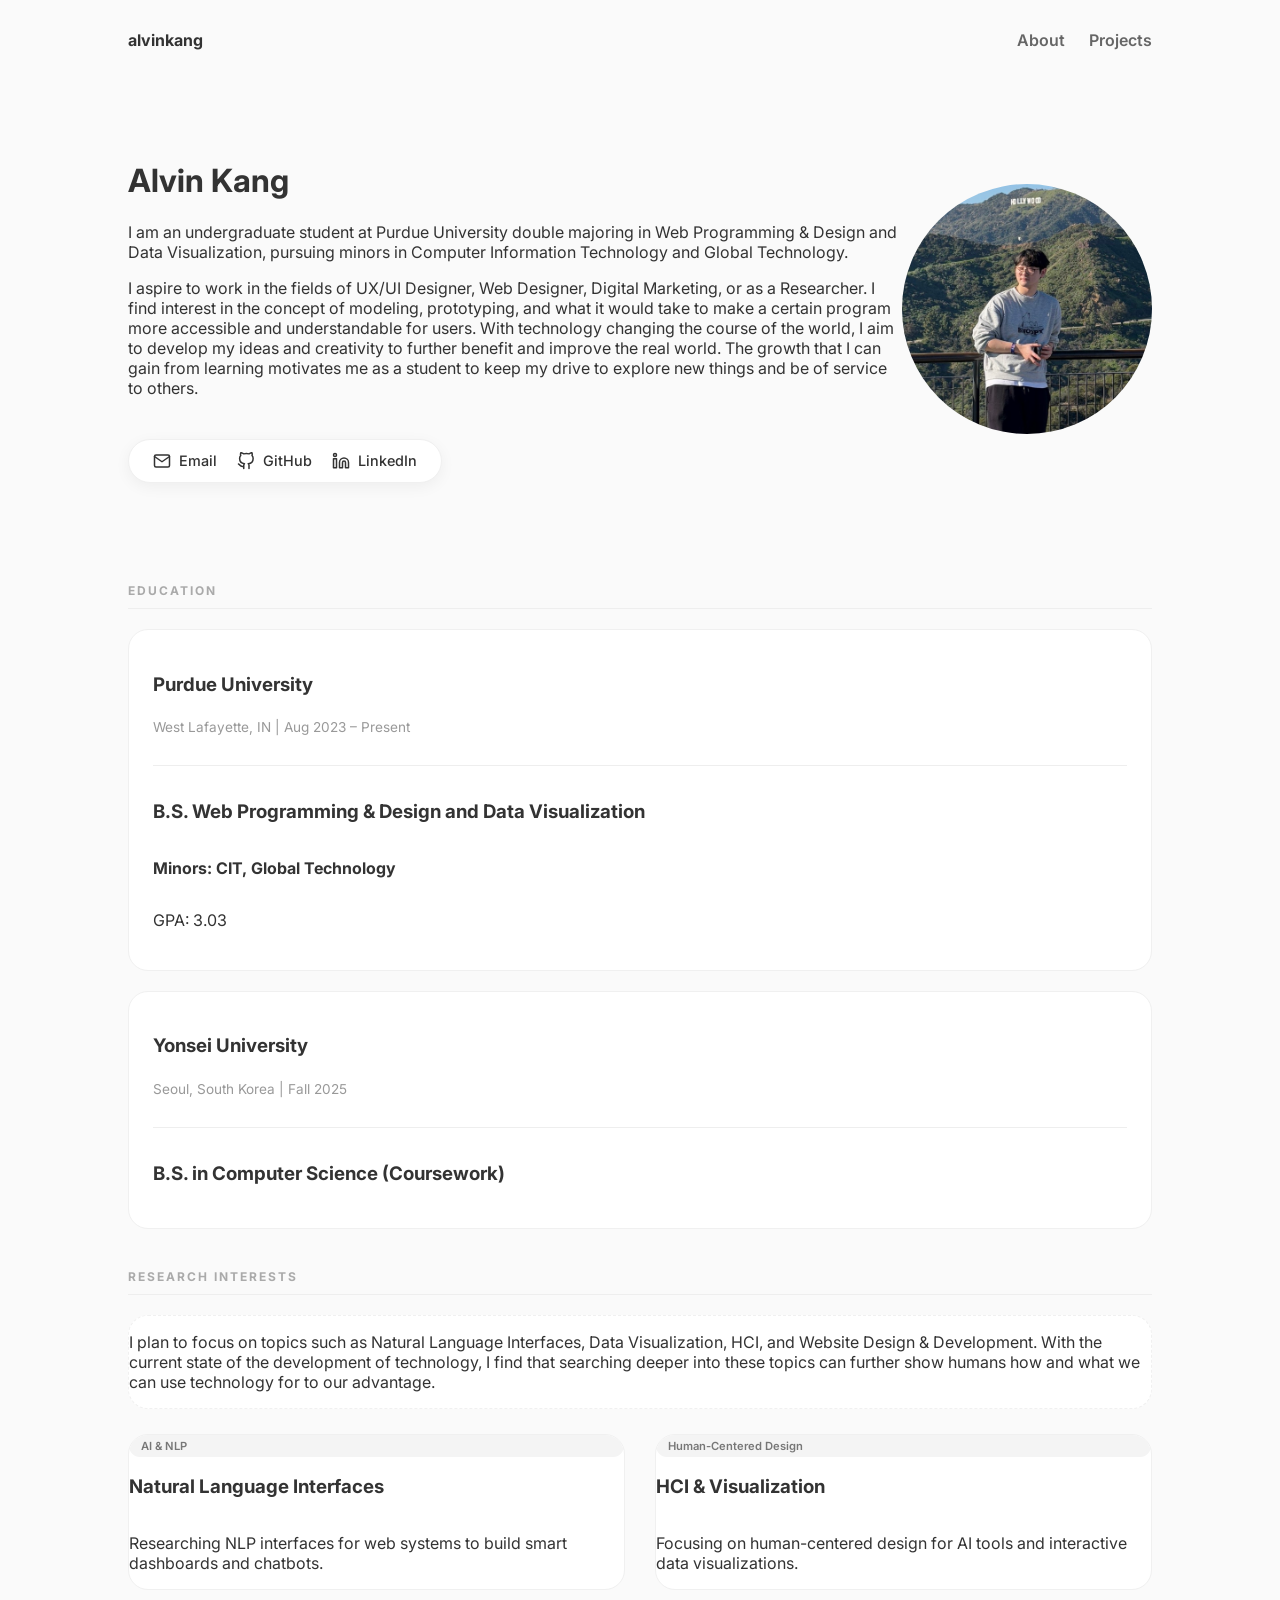
<file: index.html>
<!DOCTYPE html>
<html lang="en">
<head>
    <meta charset="UTF-8">
    <meta name="viewport" content="width=device-width, initial-scale=1.0">
    <title>About | Alvin Kang</title>
    <link href="https://fonts.googleapis.com/css2?family=Inter:wght@400;600;800&display=swap" rel="stylesheet">
    <link rel="stylesheet" href="style.css">
</head>
<body>

<nav>
    <div class="logo"><strong>alvinkang</strong></div>
    <div class="nav-links">
        <a href="index.html">About</a>
        <a href="projects.html">Projects</a>
    </div>
</nav>

<main>
    <header class="about-hero">
        <div class="about-text">
            <h1>Alvin Kang</h1>
            <p>I am an undergraduate student at Purdue University double majoring in Web Programming & Design and Data Visualization, pursuing minors in Computer Information Technology and Global Technology.</p>
            <p>I aspire to work in the fields of UX/UI Designer, Web Designer, Digital Marketing, or as a Researcher. I find interest in the concept of modeling, prototyping, and what it would take to make a certain program more accessible and understandable for users. With technology changing the course of the world, I aim to develop my ideas and creativity to further benefit and improve the real world. The growth that I can gain from learning motivates me as a student to keep my drive to explore new things and be of service to others.</p>
            <div class="hero-links-bar">
                <a href="mailto:kang540@purdue.edu" class="hero-link-item">
                    <svg class="hero-icon" viewBox="0 0 24 24" fill="none" stroke="currentColor" stroke-width="2" stroke-linecap="round" stroke-linejoin="round"><path d="M4 4h16c1.1 0 2 .9 2 2v12c0 1.1-.9 2-2 2H4c-1.1 0-2-.9-2-2V6c0-1.1.9-2 2-2z"></path><polyline points="22,6 12,13 2,6"></polyline></svg>
                    <span>Email</span>
                </a>
                <a href="https://github.com/akang05" target="_blank" class="hero-link-item">
                    <svg class="hero-icon" viewBox="0 0 24 24" fill="none" stroke="currentColor" stroke-width="2" stroke-linecap="round" stroke-linejoin="round"><path d="M9 19c-5 1.5-5-2.5-7-3m14 6v-3.87a3.37 3.37 0 0 0-.94-2.61c3.14-.35 6.44-1.54 6.44-7A5.44 5.44 0 0 0 20 4.77 5.07 5.07 0 0 0 19.91 1S18.73.65 16 2.48a13.38 13.38 0 0 0-7 0C6.27.65 5.09 1 5.09 1A5.07 5.07 0 0 0 5 4.77a5.44 5.44 0 0 0-1.5 3.78c0 5.42 3.3 6.61 6.44 7A3.37 3.37 0 0 0 9 18.13V22"></path></svg>
                    <span>GitHub</span>
                </a>
                <a href="https://linkedin.com/in/alvin-kang-218050291" target="_blank" class="hero-link-item">
                    <svg class="hero-icon" viewBox="0 0 24 24" fill="none" stroke="currentColor" stroke-width="2" stroke-linecap="round" stroke-linejoin="round"><path d="M16 8a6 6 0 0 1 6 6v7h-4v-7a2 2 0 0 0-2-2 2 2 0 0 0-2 2v7h-4v-7a6 6 0 0 1 6-6z"></path><rect x="2" y="9" width="4" height="12"></rect><circle cx="4" cy="4" r="2"></circle></svg>
                    <span>LinkedIn</span>
                </a>
            </div>
        </div>
        <div class="about-image">
            <img src="assets/me.jpg" alt="Alvin Kang" class="profile-pic">
        </div>
    </header>

    <section class="details-row">
        <h2 class="section-title">Education</h2>
        <div class="card edu-card">
            <h3>Purdue University</h3>
            <p class="edu-date">West Lafayette, IN | Aug 2023 – Present</p>
            <hr class="edu-divider">
            <h3>B.S. Web Programming & Design and Data Visualization</h3>
            <p><strong>Minors: CIT, Global Technology</strong></p>
            <p>GPA: 3.03</p>
        </div>

        <div class="card edu-card" style="margin-top: 20px;">
            <h3>Yonsei University</h3>
            <p class="edu-date">Seoul, South Korea | Fall 2025</p>
            <hr class="edu-divider">
            <h3>B.S. in Computer Science (Coursework)</h3>
        </div>
    </section>

    <section class="details-row">
        <h2 class="section-title">Research Interests</h2>
        <div class="card" style="margin-bottom: 25px; border-style: dashed;">
            <p>I plan to focus on topics such as Natural Language Interfaces, Data Visualization, HCI, and Website Design & Development. With the current state of the development of technology, I find that searching deeper into these topics can further show humans how and what we can use technology for to our advantage. </p>
        </div>
        <div class="project-grid">
            <div class="card">
                <span class="tag">AI & NLP</span>
                <h3>Natural Language Interfaces</h3>
                <p>Researching NLP interfaces for web systems to build smart dashboards and chatbots.</p>
            </div>
            <div class="card">
                <span class="tag">Human-Centered Design</span>
                <h3>HCI & Visualization</h3>
                <p>Focusing on human-centered design for AI tools and interactive data visualizations.</p>
            </div>
        </div>
    </section>
</main>

<div style="padding-bottom: 80px;"></div>

</body> 
</html>
</file>
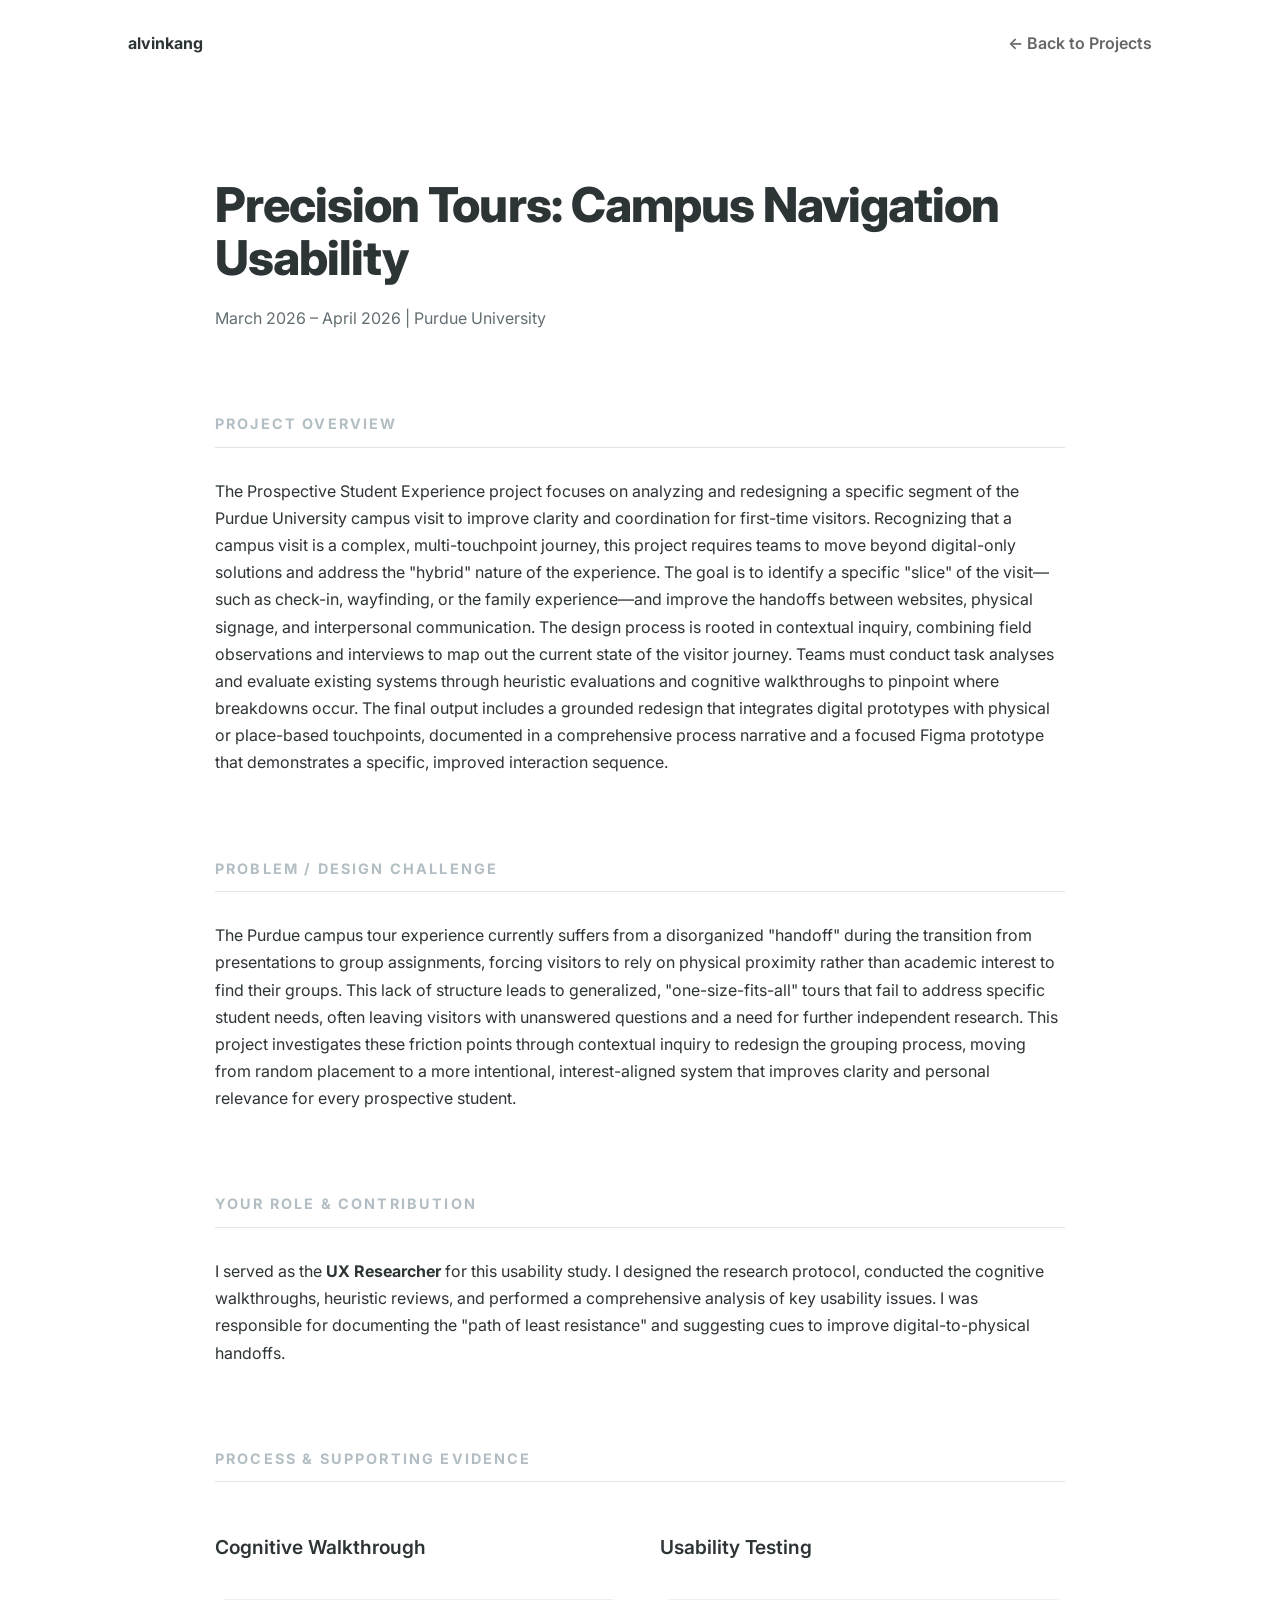
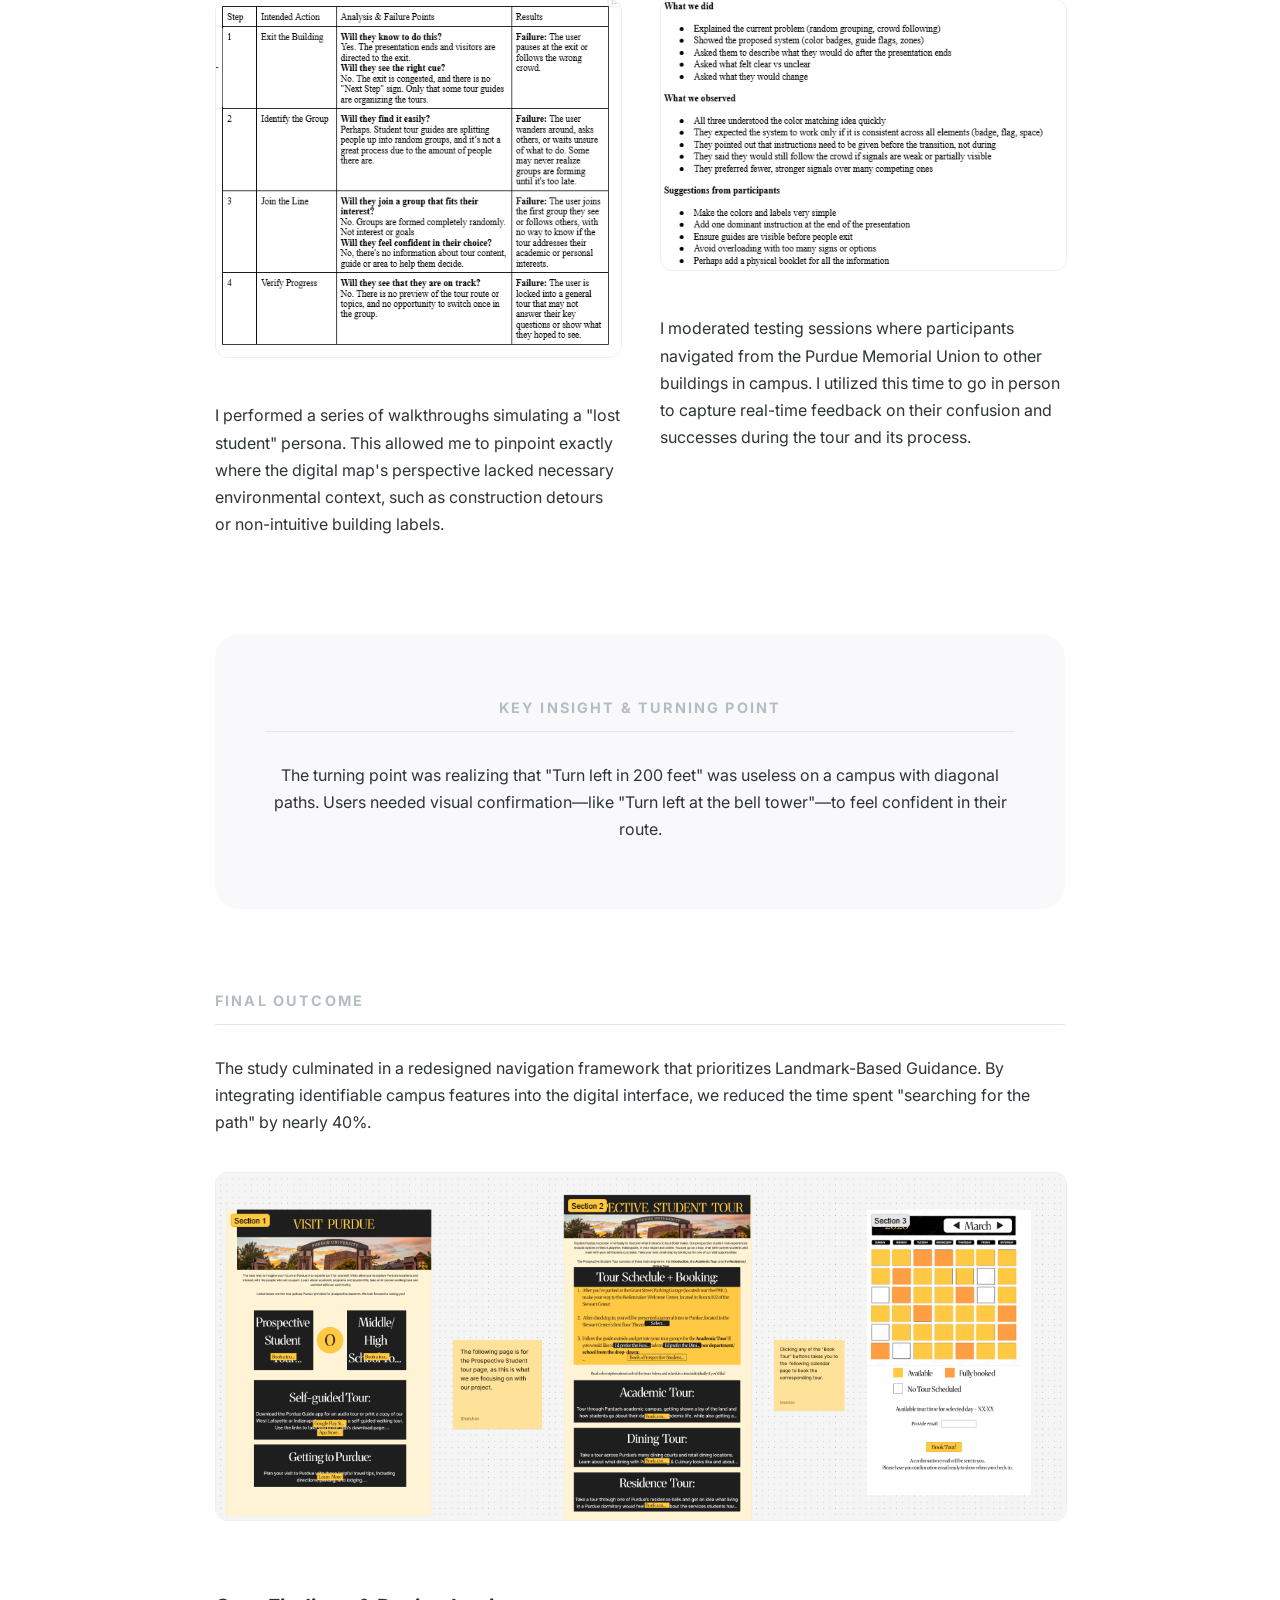
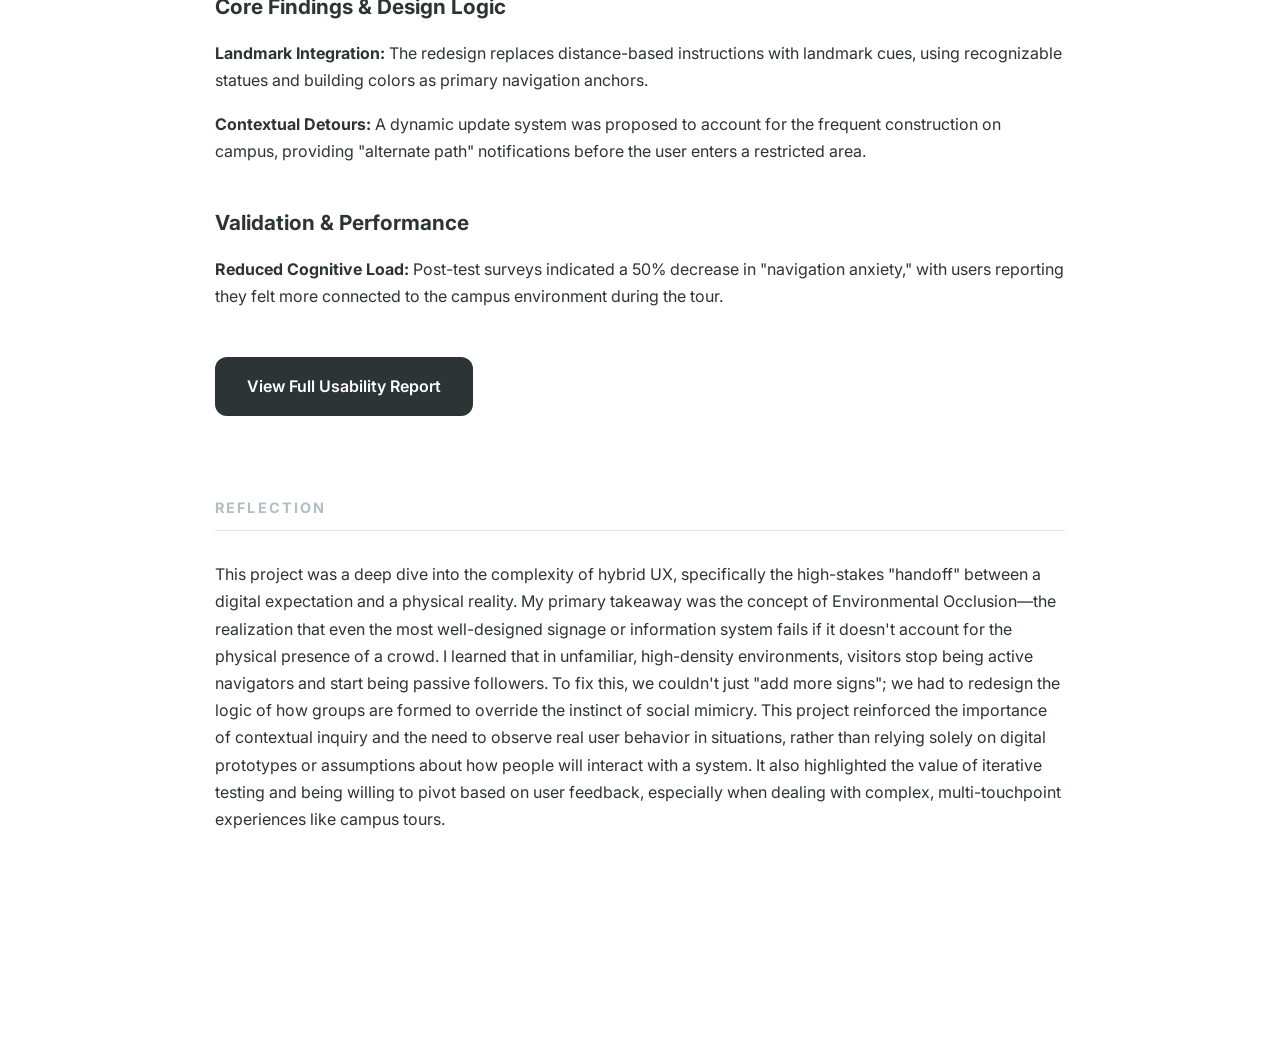
<file: precision-tours.html>
<!DOCTYPE html>
<html lang="en">
<head>
    <meta charset="UTF-8">
    <meta name="viewport" content="width=device-width, initial-scale=1.0">
    <title>Case Study | Precision Tours</title>
    <link href="https://fonts.googleapis.com/css2?family=Inter:wght@400;600;800&display=swap" rel="stylesheet">
    <link rel="stylesheet" href="style.css">
    <style>
        /* Consistent Portfolio Layout Styles */
        body { line-height: 1.7; color: #2d3436; background-color: #ffffff; }
        .case-study-container { max-width: 850px; margin: 0 auto; padding: 60px 24px; }
        .case-header { margin-bottom: 80px; text-align: left; }
        .case-header h1 { font-size: 3rem; font-weight: 800; line-height: 1.1; margin-bottom: 20px; letter-spacing: -0.02em; }
        .project-meta { font-size: 1rem; color: #636e72; font-weight: 400; }
        .case-section { margin-bottom: 80px; }
        .case-section h2 { font-size: 0.9rem; text-transform: uppercase; letter-spacing: 0.15em; color: #b2bec3; margin-bottom: 30px; border-bottom: 1px solid #dfe6e9; padding-bottom: 10px; }
        .process-grid { display: grid; grid-template-columns: 1fr 1fr; gap: 40px; margin-top: 20px; }
        .process-item h3 { font-size: 1.2rem; margin-bottom: 15px; font-weight: 600; }
        .case-image { width: 100%; height: auto; border-radius: 12px; margin: 20px 0; border: 1px solid #eee; }
        .highlight { background-color: #f9f9fb; padding: 50px; border-radius: 24px; text-align: center; }
        .highlight blockquote { font-size: 1.8rem; font-weight: 600; font-style: italic; color: #e67e22; margin-bottom: 20px; border: none; padding: 0; }
        .outcome-content h3 { font-size: 1.3rem; margin: 40px 0 15px 0; color: #2d3436; }
        .case-btn { display: inline-block; background: #2d3436; color: #fff; padding: 16px 32px; border-radius: 12px; text-decoration: none; font-weight: 600; margin-top: 30px; transition: 0.2s ease; }
        .case-btn:hover { transform: translateY(-3px); background: #000; }
        @media (max-width: 768px) { .case-header h1 { font-size: 2.2rem; } .process-grid { grid-template-columns: 1fr; } }
    </style>
</head>
<body>

<nav>
    <div class="logo"><strong>alvinkang</strong></div>
    <div class="nav-links"><a href="projects.html">← Back to Projects</a></div>
</nav>

<main class="case-study-container">
    <header class="case-header">
        <h1>Precision Tours: Campus Navigation Usability</h1>
        <p class="project-meta">March 2026 – April 2026 | Purdue University</p>
    </header>

    <section class="case-section">
        <h2>Project Overview</h2>
        <p>The Prospective Student Experience project focuses on analyzing and redesigning a specific segment of the Purdue University campus visit to improve clarity and coordination for first-time visitors. Recognizing that a campus visit is a complex, multi-touchpoint journey, this project requires teams to move beyond digital-only solutions and address the "hybrid" nature of the experience. The goal is to identify a specific "slice" of the visit—such as check-in, wayfinding, or the family experience—and improve the handoffs between websites, physical signage, and interpersonal communication.

The design process is rooted in contextual inquiry, combining field observations and interviews to map out the current state of the visitor journey. Teams must conduct task analyses and evaluate existing systems through heuristic evaluations and cognitive walkthroughs to pinpoint where breakdowns occur. The final output includes a grounded redesign that integrates digital prototypes with physical or place-based touchpoints, documented in a comprehensive process narrative and a focused Figma prototype that demonstrates a specific, improved interaction sequence.</p>
    </section>

    <section class="case-section">
        <h2>Problem / Design Challenge</h2>
        <p>The Purdue campus tour experience currently suffers from a disorganized "handoff" during the transition from presentations to group assignments, forcing visitors to rely on physical proximity rather than academic interest to find their groups. This lack of structure leads to generalized, "one-size-fits-all" tours that fail to address specific student needs, often leaving visitors with unanswered questions and a need for further independent research. This project investigates these friction points through contextual inquiry to redesign the grouping process, moving from random placement to a more intentional, interest-aligned system that improves clarity and personal relevance for every prospective student.</p>
    </section>

    <section class="case-section">
        <h2>Your Role & Contribution</h2>
        <p>I served as the <strong>UX Researcher</strong> for this usability study. I designed the research protocol, conducted the cognitive walkthroughs, heuristic reviews, and performed a comprehensive analysis of key usability issues. I was responsible for documenting the "path of least resistance" and suggesting cues to improve digital-to-physical handoffs.</p>
    </section>

    <section class="case-section">
        <h2>Process & Supporting Evidence</h2>
        <div class="process-grid">
            <div class="process-item">
                <h3>Cognitive Walkthrough</h3>
                <img src="assets/cog_walk.jpg" alt="Cognitive Walkthrough Diagram" class="case-image">
                <p>I performed a series of walkthroughs simulating a "lost student" persona. This allowed me to pinpoint exactly where the digital map's perspective lacked necessary environmental context, such as construction detours or non-intuitive building labels.</p>
            </div>
            <div class="process-item">
                <h3>Usability Testing</h3>
                <img src="assets/usa_test.jpg" alt="Campus Tour Usability Testing" class="case-image">
                <p>I moderated testing sessions where participants navigated from the Purdue Memorial Union to other buildings in campus. I utilized this time to go in person to capture real-time feedback on their confusion and successes during the tour and its process.</p>
            </div>
        </div>
    </section>

    <section class="case-section highlight">
        <h2>Key Insight & Turning Point</h2>
        <p>The turning point was realizing that "Turn left in 200 feet" was useless on a campus with diagonal paths. Users needed visual confirmation—like "Turn left at the bell tower"—to feel confident in their route.</p>
    </section>

    <section class="case-section">
        <h2>Final Outcome</h2>
        <div class="outcome-content">
            <p>The study culminated in a redesigned navigation framework that prioritizes Landmark-Based Guidance. By integrating identifiable campus features into the digital interface, we reduced the time spent "searching for the path" by nearly 40%.</p>
            
            <img src="assets/tour_analysis.jpg" alt="Campus Tour Usability Analysis" class="case-image">

            <h3>Core Findings & Design Logic</h3>
            <p><strong>Landmark Integration:</strong> The redesign replaces distance-based instructions with landmark cues, using recognizable statues and building colors as primary navigation anchors.</p>
            
            <p><strong>Contextual Detours:</strong> A dynamic update system was proposed to account for the frequent construction on campus, providing "alternate path" notifications before the user enters a restricted area.</p>
            
            <h3>Validation & Performance</h3>
            <p><strong>Reduced Cognitive Load:</strong> Post-test surveys indicated a 50% decrease in "navigation anxiety," with users reporting they felt more connected to the campus environment during the tour.</p>
        </div>
        
        <a href="assets/Precision_tours.pdf" target="_blank" class="case-btn">View Full Usability Report</a>
    </section>

    <section class="case-section reflection">
        <h2>Reflection</h2>
        <p>This project was a deep dive into the complexity of hybrid UX, specifically the high-stakes "handoff" between a digital expectation and a physical reality. My primary takeaway was the concept of Environmental Occlusion—the realization that even the most well-designed signage or information system fails if it doesn't account for the physical presence of a crowd. I learned that in unfamiliar, high-density environments, visitors stop being active navigators and start being passive followers. To fix this, we couldn't just "add more signs"; we had to redesign the logic of how groups are formed to override the instinct of social mimicry. This project reinforced the importance of contextual inquiry and the need to observe real user behavior in situations, rather than relying solely on digital prototypes or assumptions about how people will interact with a system. It also highlighted the value of iterative testing and being willing to pivot based on user feedback, especially when dealing with complex, multi-touchpoint experiences like campus tours.</p>
    </section>
</main>

<div style="padding-bottom: 80px;"></div>

</body>
</html>
</file>
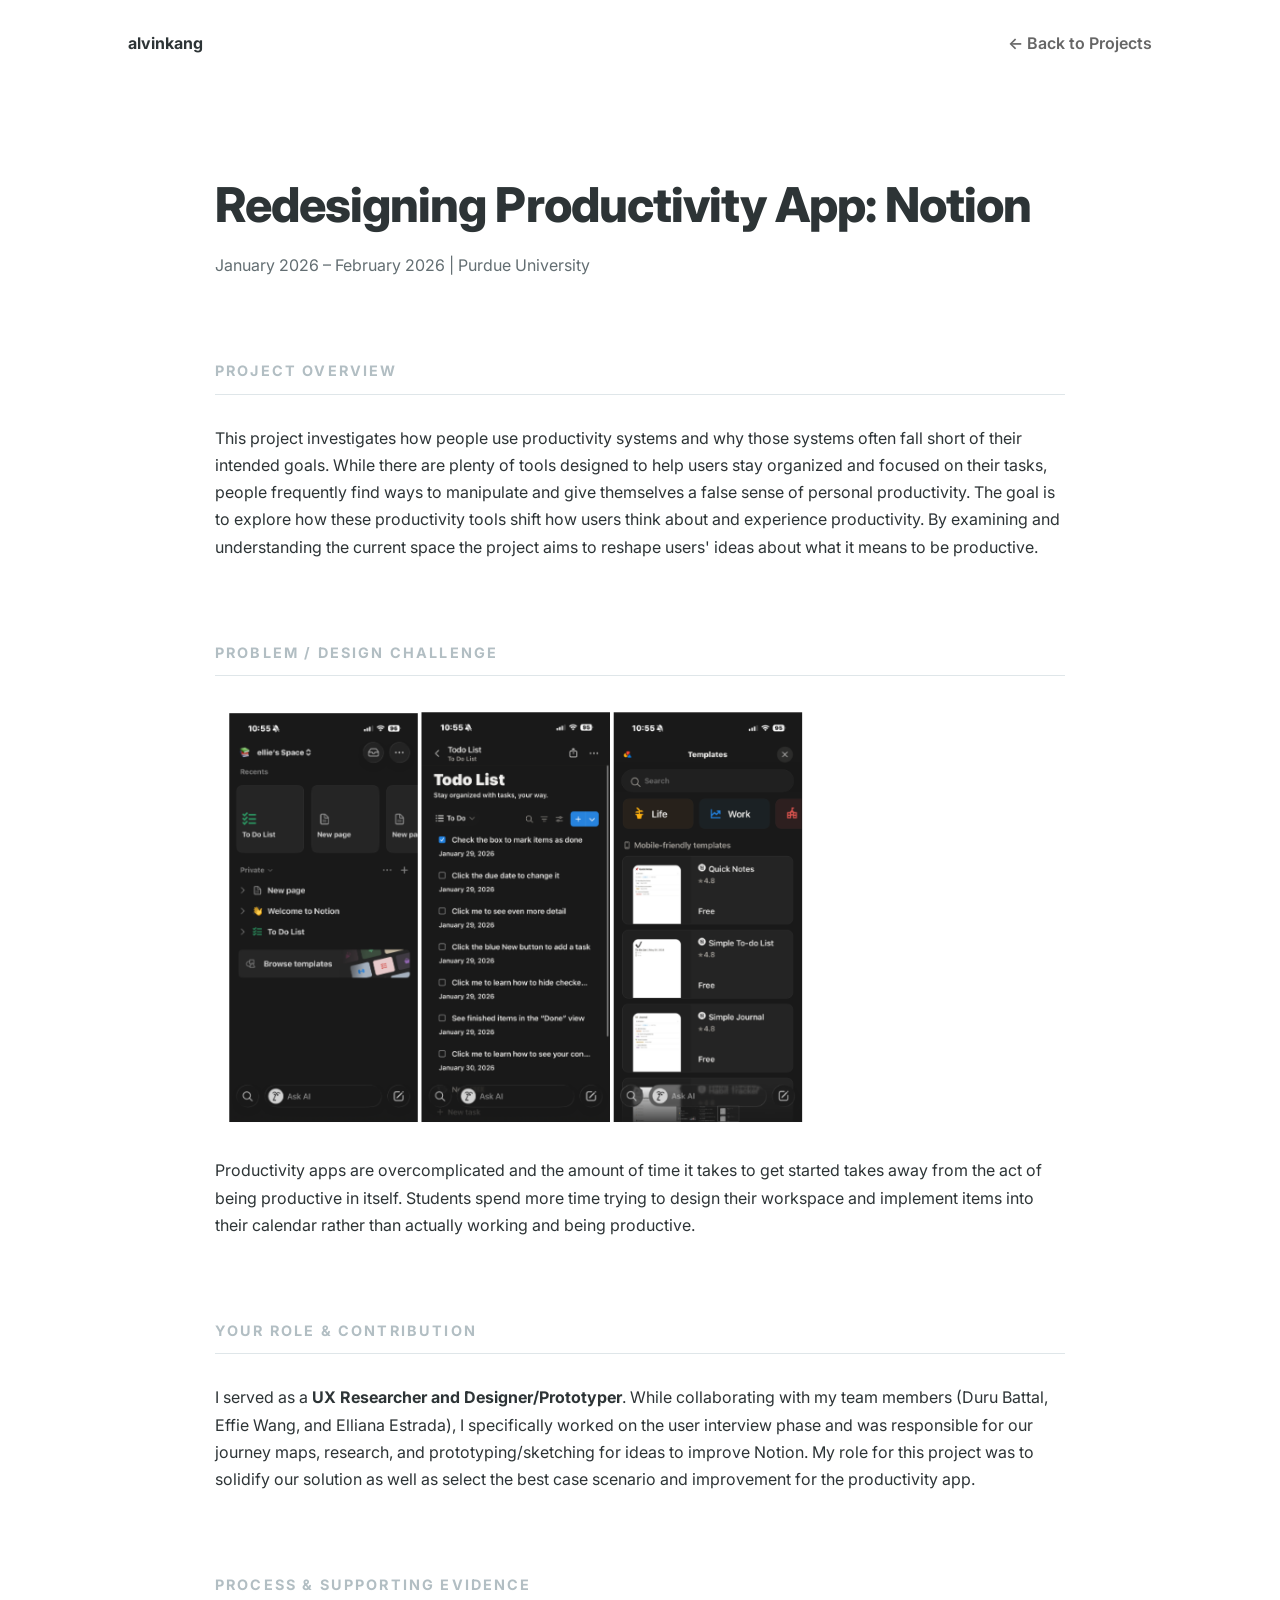
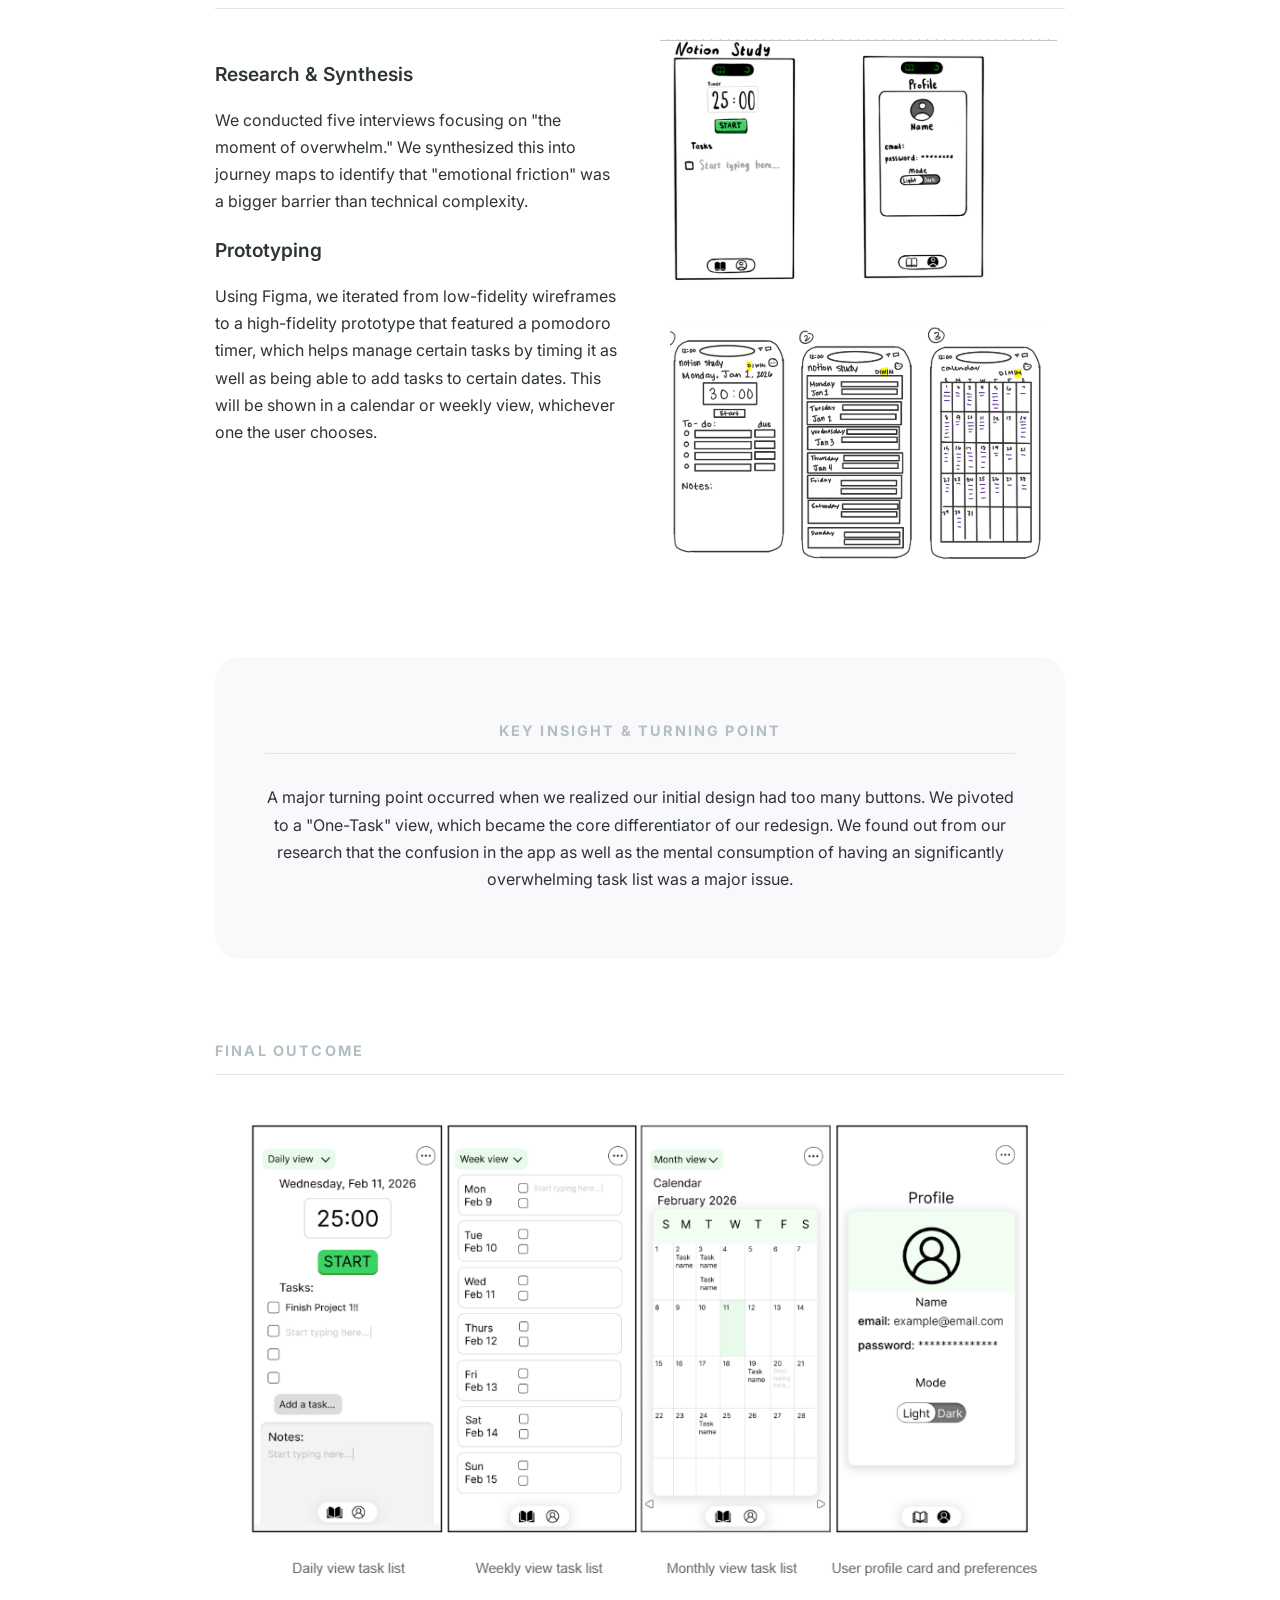
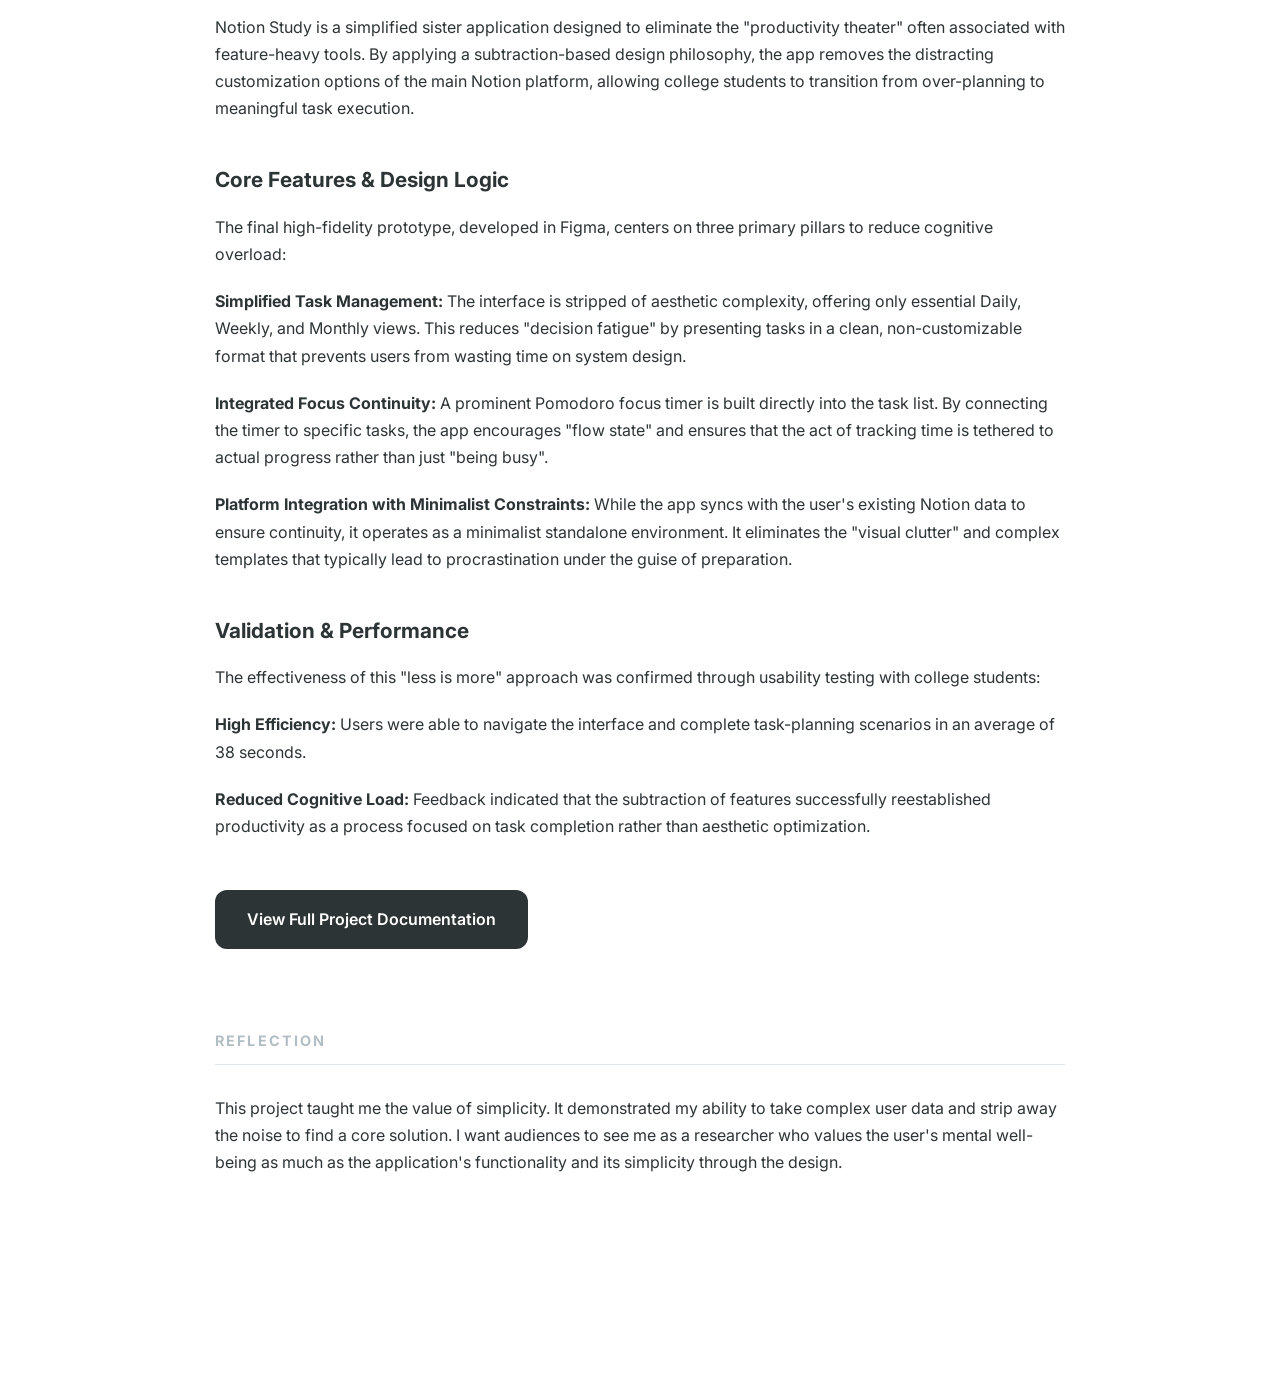
<file: productivity-case.html>
<!DOCTYPE html>
<html lang="en">
<head>
    <meta charset="UTF-8">
    <meta name="viewport" content="width=device-width, initial-scale=1.0">
    <title>Case Study | Productivity App Redesign</title>
    <link href="https://fonts.googleapis.com/css2?family=Inter:wght@400;600;800&display=swap" rel="stylesheet">
    <link rel="stylesheet" href="style.css">
    <style>
        /* Modern Portfolio Layout Styles */
        body {
            line-height: 1.7;
            color: #2d3436;
            background-color: #ffffff;
        }

        .case-study-container {
            max-width: 850px;
            margin: 0 auto;
            padding: 60px 24px;
        }

        .case-header {
            margin-bottom: 80px;
            text-align: left;
        }

        .case-header h1 {
            font-size: 3rem;
            font-weight: 800;
            line-height: 1.1;
            margin-bottom: 20px;
            letter-spacing: -0.02em;
        }

        .project-meta {
            font-size: 1rem;
            color: #636e72;
            font-weight: 400;
        }

        .case-section {
            margin-bottom: 80px;
        }

        .case-section h2 {
            font-size: 0.9rem;
            text-transform: uppercase;
            letter-spacing: 0.15em;
            color: #b2bec3;
            margin-bottom: 30px;
            border-bottom: 1px solid #dfe6e9;
            padding-bottom: 10px;
        }

        .process-grid {
            display: grid;
            grid-template-columns: 1fr 1fr;
            gap: 40px;
            margin-top: 20px;
        }

        .process-item h3 {
            font-size: 1.2rem;
            margin-bottom: 15px;
            font-weight: 600;
        }

        .highlight {
            background-color: #f9f9fb;
            padding: 50px;
            border-radius: 24px;
            text-align: center;
        }

        .highlight blockquote {
            font-size: 1.8rem;
            font-weight: 600;
            font-style: italic;
            color: #0984e3;
            margin-bottom: 20px;
            border: none;
            padding: 0;
        }

        /* Outcome Styling to handle long text */
        .outcome-content h3 {
            font-size: 1.3rem;
            margin: 40px 0 15px 0;
            color: #2d3436;
        }

        .outcome-content p {
            margin-bottom: 20px;
        }

        .case-btn {
            display: inline-block;
            background: #2d3436;
            color: #fff;
            padding: 16px 32px;
            border-radius: 12px;
            text-decoration: none;
            font-weight: 600;
            margin-top: 30px;
            transition: transform 0.2s ease;
        }

        .case-btn:hover {
            transform: translateY(-3px);
            background: #000;
        }

        @media (max-width: 768px) {
            .case-header h1 { font-size: 2.2rem; }
            .process-grid { grid-template-columns: 1fr; }
        }
    </style>
</head>
<body>

<nav>
    <div class="logo"><strong>alvinkang</strong></div>
    <div class="nav-links"><a href="projects.html">← Back to Projects</a></div>
</nav>

<main class="case-study-container">
    <header class="case-header">
        <h1>Redesigning Productivity App: Notion</h1>
        <p class="project-meta">January 2026 – February 2026 | Purdue University</p>
    </header>

    <section class="case-section">
        <h2>Project Overview</h2>
        <p>This project investigates how people use productivity systems and why those systems often fall short of their intended goals. While there are plenty of tools designed to help users stay organized and focused on their tasks, people frequently find ways to manipulate and give themselves a false sense of personal productivity. The goal is to explore how these productivity tools shift how users think about and experience productivity. By examining and understanding the current space the project aims to reshape users' ideas about what it means to be productive.</p>
    </section>

    <section class="case-section">
        <h2>Problem / Design Challenge</h2>
        <img src="assets/notion_problem.jpg" alt="Notion Problem Space" class="case-image">
        <p>Productivity apps are overcomplicated and the amount of time it takes to get started takes away from the act of being productive in itself. Students spend more time trying to design their workspace and implement items into their calendar rather than actually working and being productive.</p>
    </section>

    <section class="case-section">
        <h2>Your Role & Contribution</h2>
        <p>I served as a <strong>UX Researcher and Designer/Prototyper</strong>. While collaborating with my team members (Duru Battal, Effie Wang, and Elliana Estrada), I specifically worked on the user interview phase and was responsible for our journey maps, research, and prototyping/sketching for ideas to improve Notion. My role for this project was to solidify our solution as well as select the best case scenario and improvement for the productivity app.</p>
    </section>

    <section class="case-section">
        <h2>Process & Supporting Evidence</h2>
        <div class="process-grid">
            <div class="process-item">
                <h3>Research & Synthesis</h3>
                <p>We conducted five interviews focusing on "the moment of overwhelm." We synthesized this into journey maps to identify that "emotional friction" was a bigger barrier than technical complexity.</p>
                <h3>Prototyping</h3>
                <p>Using Figma, we iterated from low-fidelity wireframes to a high-fidelity prototype that featured a pomodoro timer, which helps manage certain tasks by timing it as well as being able to add tasks to certain dates. This will be shown in a calendar or weekly view, whichever one the user chooses.</p>
            </div>
            <div class="process-item">
                <img src="assets/notion_sketch.jpg" alt="Figma Prototype Wireframes" class="case-image">
            </div>
        </div>
    </section>

    <section class="case-section highlight">
        <h2>Key Insight & Turning Point</h2>
        <p>A major turning point occurred when we realized our initial design had too many buttons. We pivoted to a "One-Task" view, which became the core differentiator of our redesign. We found out from our research that the confusion in the app as well as the mental consumption of having an significantly overwhelming task list was a major issue.</p>
    </section>

    <section class="case-section">
        <h2>Final Outcome</h2>
        <div class="outcome-content">
            <img src="assets/notion_prototype.jpg" alt="Figma Prototype Wireframes" class="case-image">
            <p>Notion Study is a simplified sister application designed to eliminate the "productivity theater" often associated with feature-heavy tools. By applying a subtraction-based design philosophy, the app removes the distracting customization options of the main Notion platform, allowing college students to transition from over-planning to meaningful task execution.</p>
            
            <h3>Core Features & Design Logic</h3>
            <p>The final high-fidelity prototype, developed in Figma, centers on three primary pillars to reduce cognitive overload:</p>
            
            <p><strong>Simplified Task Management:</strong> The interface is stripped of aesthetic complexity, offering only essential Daily, Weekly, and Monthly views. This reduces "decision fatigue" by presenting tasks in a clean, non-customizable format that prevents users from wasting time on system design.</p>
            
            <p><strong>Integrated Focus Continuity:</strong> A prominent Pomodoro focus timer is built directly into the task list. By connecting the timer to specific tasks, the app encourages "flow state" and ensures that the act of tracking time is tethered to actual progress rather than just "being busy".</p>
            
            <p><strong>Platform Integration with Minimalist Constraints:</strong> While the app syncs with the user's existing Notion data to ensure continuity, it operates as a minimalist standalone environment. It eliminates the "visual clutter" and complex templates that typically lead to procrastination under the guise of preparation.</p>
            
            <h3>Validation & Performance</h3>
            <p>The effectiveness of this "less is more" approach was confirmed through usability testing with college students:</p>
            
            <p><strong>High Efficiency:</strong> Users were able to navigate the interface and complete task-planning scenarios in an average of 38 seconds.</p>
            
            <p><strong>Reduced Cognitive Load:</strong> Feedback indicated that the subtraction of features successfully reestablished productivity as a process focused on task completion rather than aesthetic optimization.</p>
        </div>
        
        <a href="assets/Group2_Project1_Documentation.pdf" target="_blank" class="case-btn">View Full Project Documentation</a>
    </section>

    <section class="case-section reflection">
        <h2>Reflection</h2>
        <p>This project taught me the value of simplicity. It demonstrated my ability to take complex user data and strip away the noise to find a core solution. I want audiences to see me as a researcher who values the user's mental well-being as much as the application's functionality and its simplicity through the design.</p>
    </section>
</main>

<div style="padding-bottom: 80px;"></div>

</body>
</html>
</file>
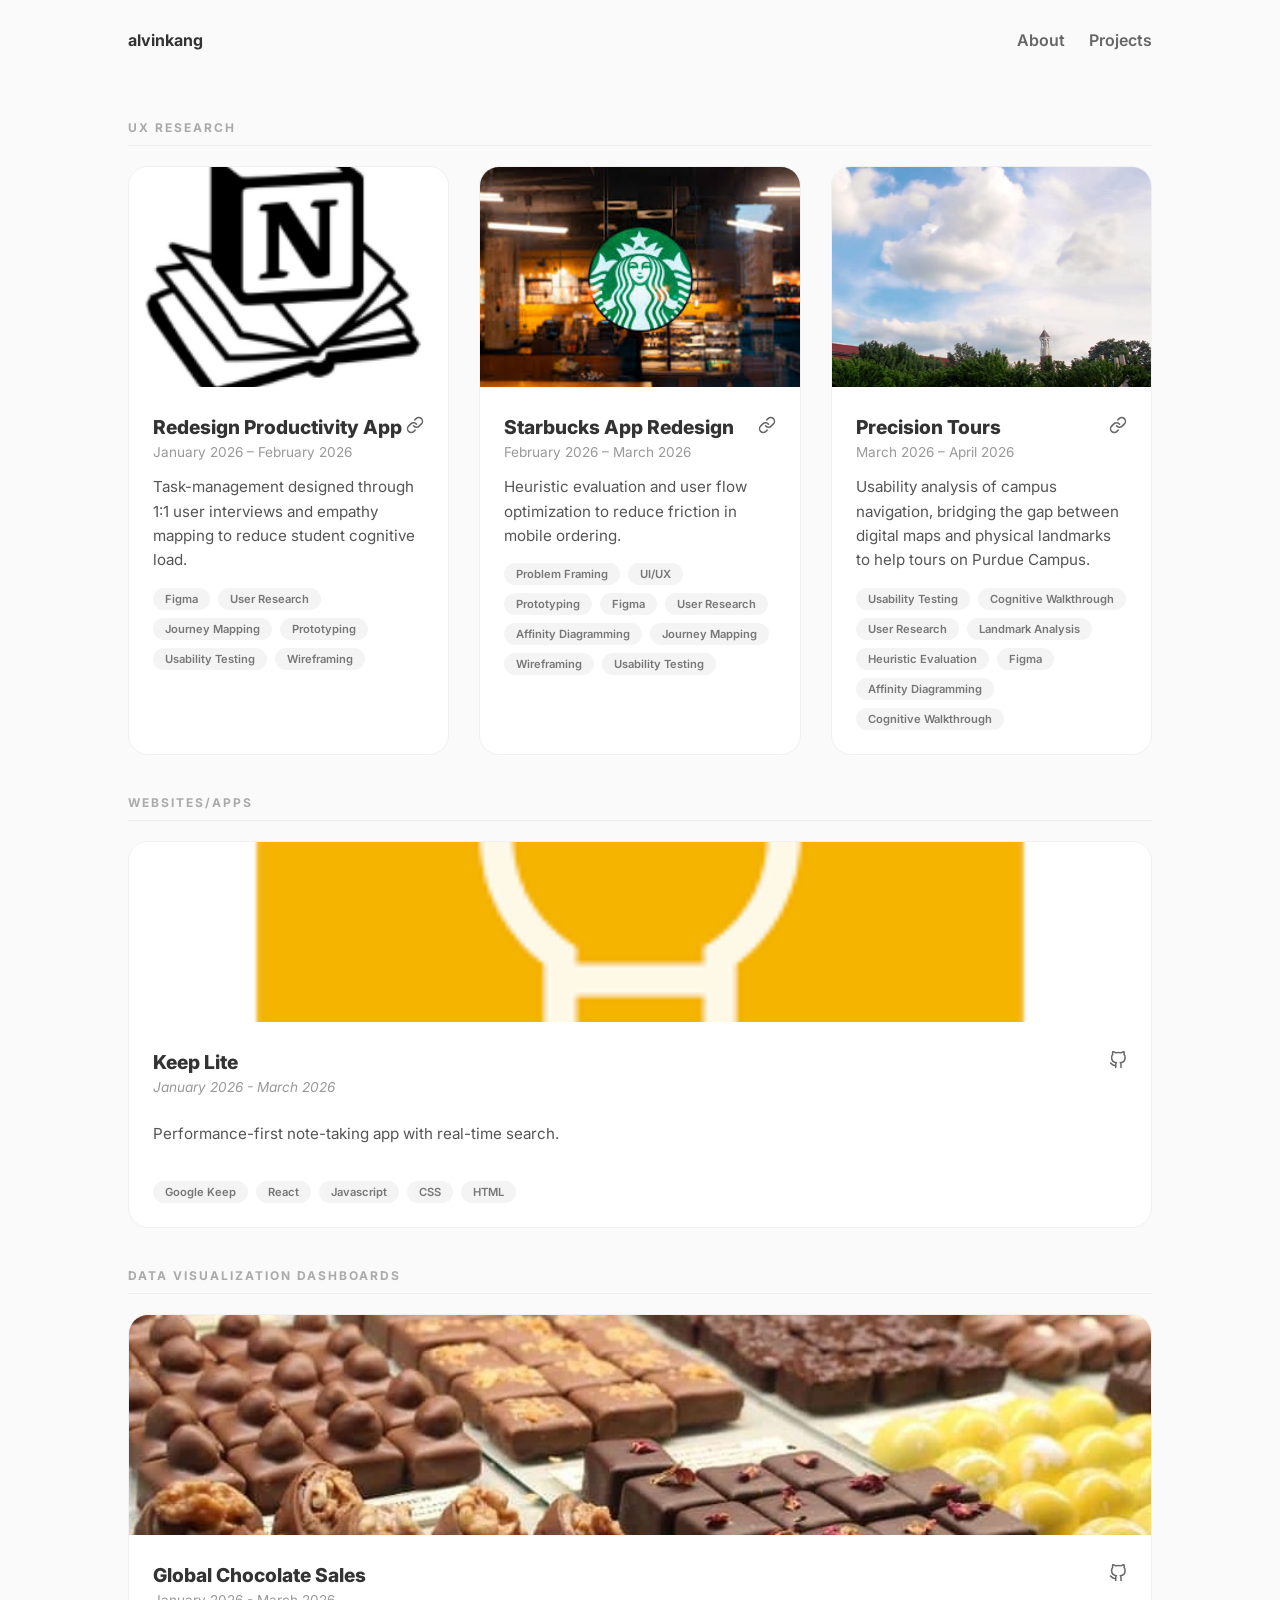
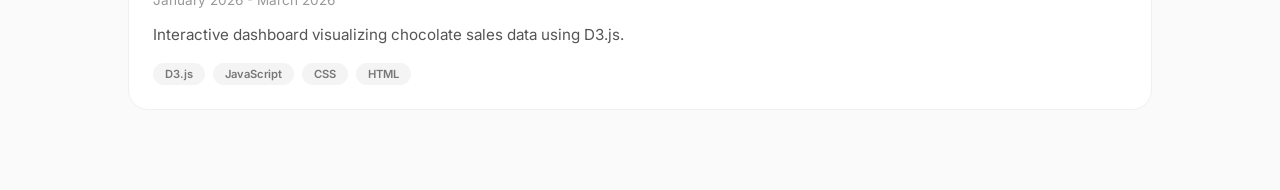
<file: projects.html>
<!DOCTYPE html>
<html lang="en">
<head>
    <meta charset="UTF-8">
    <meta name="viewport" content="width=device-width, initial-scale=1.0">
    <title>Projects | Alvin Kang</title>
    <link href="https://fonts.googleapis.com/css2?family=Inter:wght@400;600;800&display=swap" rel="stylesheet">
    <link rel="stylesheet" href="style.css">
    <style>
        /* Ensures the case study links don't mess up your styling */
        .card-link-wrapper {
            text-decoration: none;
            color: inherit;
            display: block;
        }
        .card:hover {
            transform: translateY(-4px);
            transition: transform 0.2s ease;
            box-shadow: 0 10px 20px rgba(0,0,0,0.1);
        }
    </style>
</head>
<body>

<nav>
    <div class="logo"><strong>alvinkang</strong></div>
    <div class="nav-links">
        <a href="index.html">About</a>
        <a href="projects.html">Projects</a>
    </div>
</nav>

<main>
    <section class="work-showcase">
        <h2 class="section-title">UX Research</h2>
        <div class="project-grid">
            
            <!-- Productivity App -->
            <article class="card">
                <a href="productivity-case.html" class="card-link-wrapper">
                    <div class="card-header">
                        <img src="assets/productivity-app.jpg" alt="Productivity App" class="project-viz">
                    </div>
                </a>
                <div class="card-body">
                    <div class="title-row">
                        <a href="productivity-case.html" class="card-link-wrapper">
                            <h3>Redesign Productivity App</h3>
                        </a>
                        <div class="action-icons">
                            <a href="assets/Group2_Project1_Documentation.pdf" target="_blank" title="View PDF Documentation">
                                <svg viewBox="0 0 24 24" fill="none" stroke="currentColor" stroke-width="2" stroke-linecap="round" stroke-linejoin="round"><path d="M10 13a5 5 0 0 0 7.54.54l3-3a5 5 0 0 0-7.07-7.07l-1.72 1.71"></path><path d="M14 11a5 5 0 0 0-7.54-.54l-3 3a5 5 0 0 0 7.07 7.07l1.71-1.71"></path></svg>
                            </a>
                        </div>
                    </div>
                    <p class="project-date">January 2026 – February 2026</p>
                    <p class="project-description">Task-management designed through 1:1 user interviews and empathy mapping to reduce student cognitive load.</p>
                    <div class="tech-stack">
                        <span>Figma</span> <span>User Research</span> <span>Journey Mapping</span> <span>Prototyping</span> <span>Usability Testing</span> <span>Wireframing</span>
                    </div>
                </div>
            </article>

            <!-- Starbucks App -->
            <article class="card">
                <a href="starbucks-case.html" class="card-link-wrapper">
                    <div class="card-header">
                        <img src="assets/starbucks-study.jpg" alt="Starbucks App" class="project-viz">
                    </div>
                </a>
                <div class="card-body">
                    <div class="title-row">
                        <a href="starbucks-case.html" class="card-link-wrapper">
                            <h3>Starbucks App Redesign</h3>
                        </a>
                        <div class="action-icons">
                            <a href="assets/Project 2 Learning Studio.pdf" target="_blank" title="View PDF Documentation">
                                <svg viewBox="0 0 24 24" fill="none" stroke="currentColor" stroke-width="2" stroke-linecap="round" stroke-linejoin="round"><path d="M10 13a5 5 0 0 0 7.54.54l3-3a5 5 0 0 0-7.07-7.07l-1.72 1.71"></path><path d="M14 11a5 5 0 0 0-7.54-.54l-3 3a5 5 0 0 0 7.07 7.07l1.71-1.71"></path></svg>
                            </a>
                        </div>
                    </div>
                    <p class="project-date">February 2026 – March 2026</p>
                    <p class="project-description">Heuristic evaluation and user flow optimization to reduce friction in mobile ordering.</p>
                    <div class="tech-stack">
                        <span>Problem Framing</span> <span>UI/UX</span> <span>Prototyping</span> <span>Figma</span> <span>User Research</span> <span>Affinity Diagramming</span> <span>Journey Mapping</span> <span>Wireframing</span> <span>Usability Testing</span>
                    </div>
                </div>
            </article>

            <!-- Precision Tours (NEW) -->
            <article class="card">
                <a href="precision-tours.html" class="card-link-wrapper">
                    <div class="card-header">
                        <img src="assets/tour-analysis.jpg" alt="Precision Tours Study" class="project-viz">
                    </div>
                </a>
                <div class="card-body">
                    <div class="title-row">
                        <a href="precision-tours.html" class="card-link-wrapper">
                            <h3>Precision Tours</h3>
                        </a>
                        <div class="action-icons">
                            <a href="assets/Precision_Tours.pdf" target="_blank" title="View PDF Documentation">
                                <svg viewBox="0 0 24 24" fill="none" stroke="currentColor" stroke-width="2" stroke-linecap="round" stroke-linejoin="round"><path d="M10 13a5 5 0 0 0 7.54.54l3-3a5 5 0 0 0-7.07-7.07l-1.72 1.71"></path><path d="M14 11a5 5 0 0 0-7.54-.54l-3 3a5 5 0 0 0 7.07 7.07l1.71-1.71"></path></svg>
                            </a>
                        </div>
                    </div>
                    <p class="project-date">March 2026 – April 2026</p>
                    <p class="project-description">Usability analysis of campus navigation, bridging the gap between digital maps and physical landmarks to help tours on Purdue Campus.</p>
                    <div class="tech-stack">
                        <span>Usability Testing</span> <span>Cognitive Walkthrough</span> <span>User Research</span> <span>Landmark Analysis</span> <span>Heuristic Evaluation</span> <span>Figma</span> <span>Affinity Diagramming</span> <span>Cognitive Walkthrough</span>
                    </div>
                </div>
            </article>
        </div>

        <h2 class="section-title">Websites/Apps</h2>
        <div class="project-grid">
            <article class="card vertical-styled">
                <div class="card-header">
                    <img src="assets/keep-lite.jpg" alt="Keep Lite Preview" class="project-viz">
                </div>
                <div class="card-body">
                    <div class="title-row">
                        <h3>Keep Lite</h3>
                        <div class="action-icons">
                            <a href="https://github.com/akang05/Profile-App" target="_blank">
                                <svg viewBox="0 0 24 24" fill="none" stroke="currentColor" stroke-width="2" stroke-linecap="round" stroke-linejoin="round"><path d="M9 19c-5 1.5-5-2.5-7-3m14 6v-3.87a3.37 3.37 0 0 0-.94-2.61c3.14-.35 6.44-1.54 6.44-7A5.44 5.44 0 0 0 20 4.77 5.07 5.07 0 0 0 19.91 1S18.73.65 16 2.48a13.38 13.38 0 0 0-7 0C6.27.65 5.09 1 5.09 1A5.07 5.07 0 0 0 5 4.77a5.44 5.44 0 0 0-1.5 3.78c0 5.42 3.3 6.61 6.44 7A3.37 3.37 0 0 0 9 18.13V22"></path></svg>
                            </a>
                        </div>
                    </div>
                    <p class="project-date">January 2026 - March 2026</p>
                    <p class="project-description">Performance-first note-taking app with real-time search.</p>
                    <div class="tech-stack">
                        <span>Google Keep</span><span>React</span> <span>Javascript</span> <span>CSS</span> <span>HTML</span>
                    </div>
                </div>
            </article>
        </div>

        <h2 class="section-title">Data Visualization Dashboards</h2>
        <div class="project-grid">
            <article class="card">
                <div class="card-header">
                    <img src="assets/chocolate-sales.jpg" alt="Chocolate Sales Dashboard" class="project-viz">
                </div>
                <div class="card-body">
                    <div class="title-row">
                        <h3>Global Chocolate Sales</h3>
                        <div class="action-icons">
                            <a href="https://web.ics.purdue.edu/~kang540/MP2/index.html" target="_blank">
                                <svg viewBox="0 0 24 24" fill="none" stroke="currentColor" stroke-width="2" stroke-linecap="round" stroke-linejoin="round"><path d="M9 19c-5 1.5-5-2.5-7-3m14 6v-3.87a3.37 3.37 0 0 0-.94-2.61c3.14-.35 6.44-1.54 6.44-7A5.44 5.44 0 0 0 20 4.77 5.07 5.07 0 0 0 19.91 1S18.73.65 16 2.48a13.38 13.38 0 0 0-7 0C6.27.65 5.09 1 5.09 1A5.07 5.07 0 0 0 5 4.77a5.44 5.44 0 0 0-1.5 3.78c0 5.42 3.3 6.61 6.44 7A3.37 3.37 0 0 0 9 18.13V22"></path></svg>
                            </a>
                        </div>
                    </div>
                    <p class="project-date">January 2026 - March 2026</p>
                    <p class="project-description">Interactive dashboard visualizing chocolate sales data using D3.js.</p>
                    <div class="tech-stack">
                        <span>D3.js</span><span>JavaScript</span> <span>CSS</span> <span>HTML</span>
                    </div>
                </div>
            </article>
        </div>
    </section>
</main>

<div style="padding-bottom: 80px;"></div>

</body>
</html>
</file>
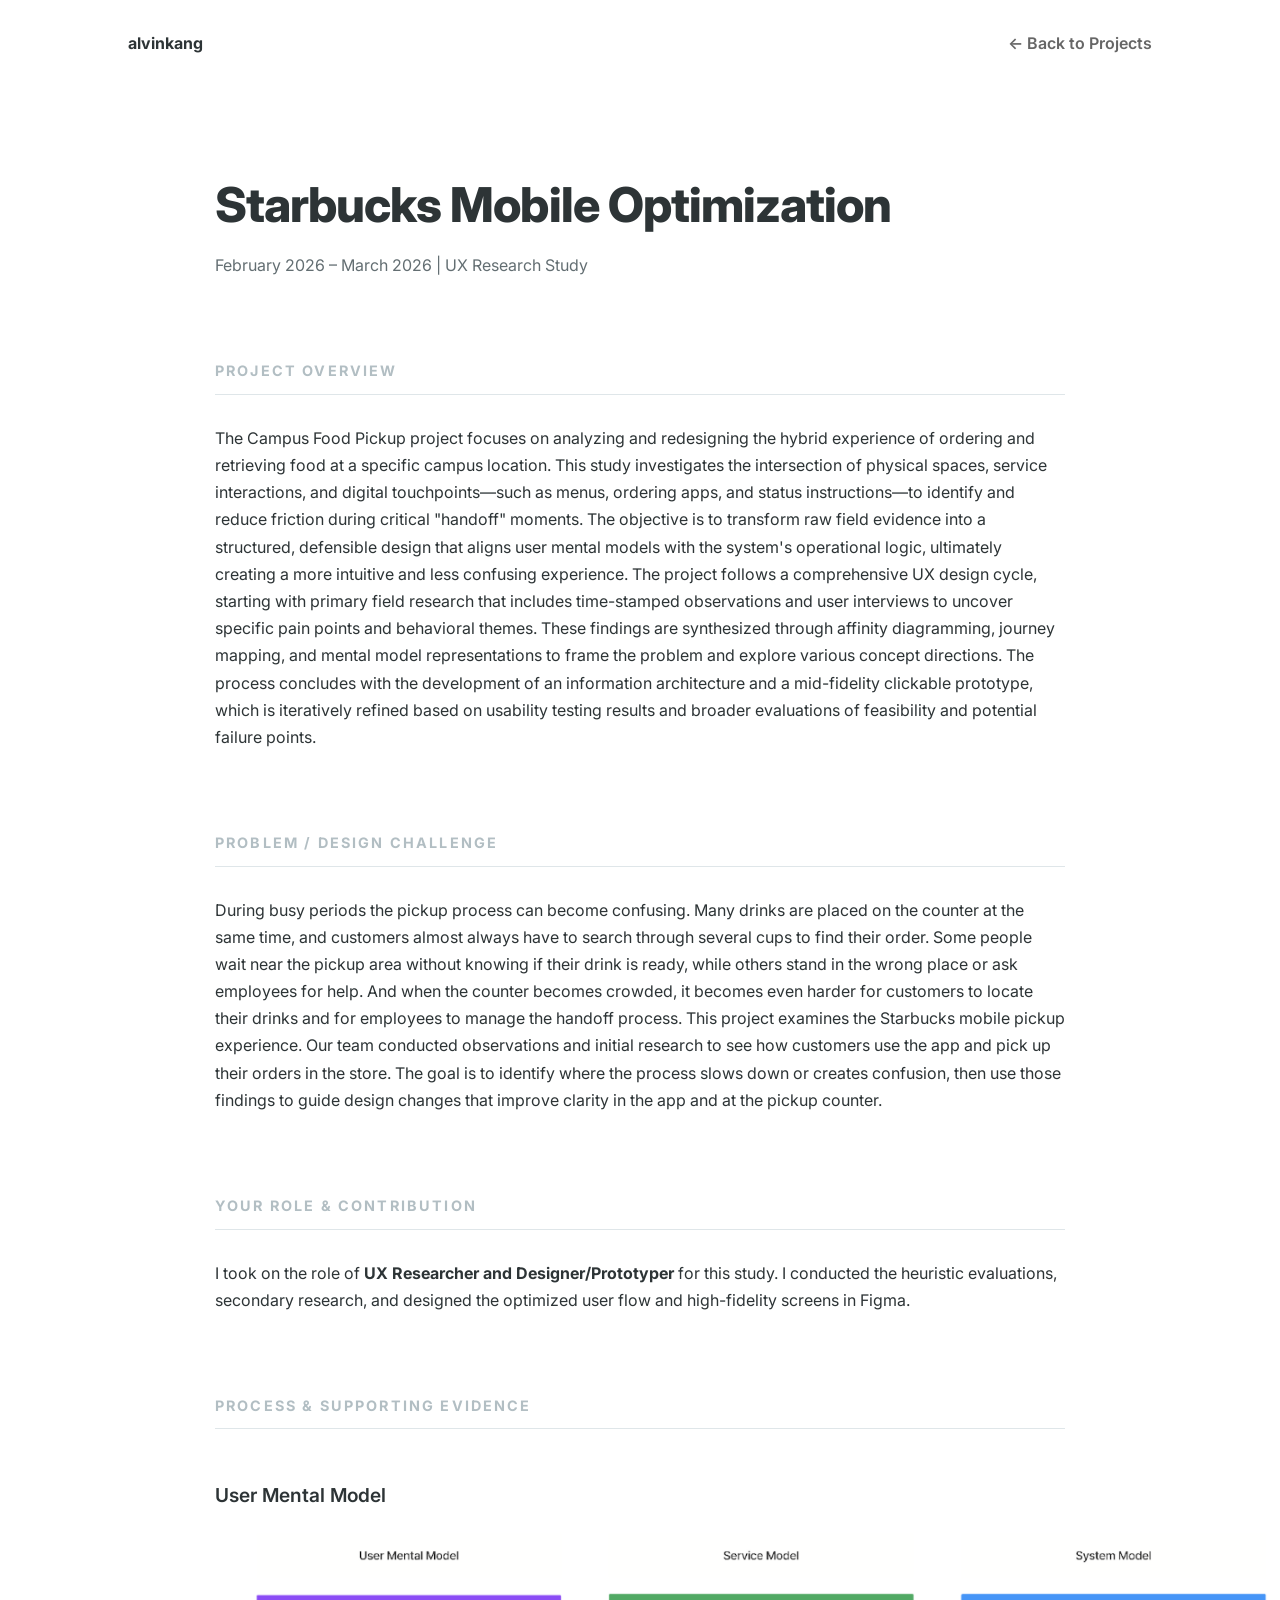
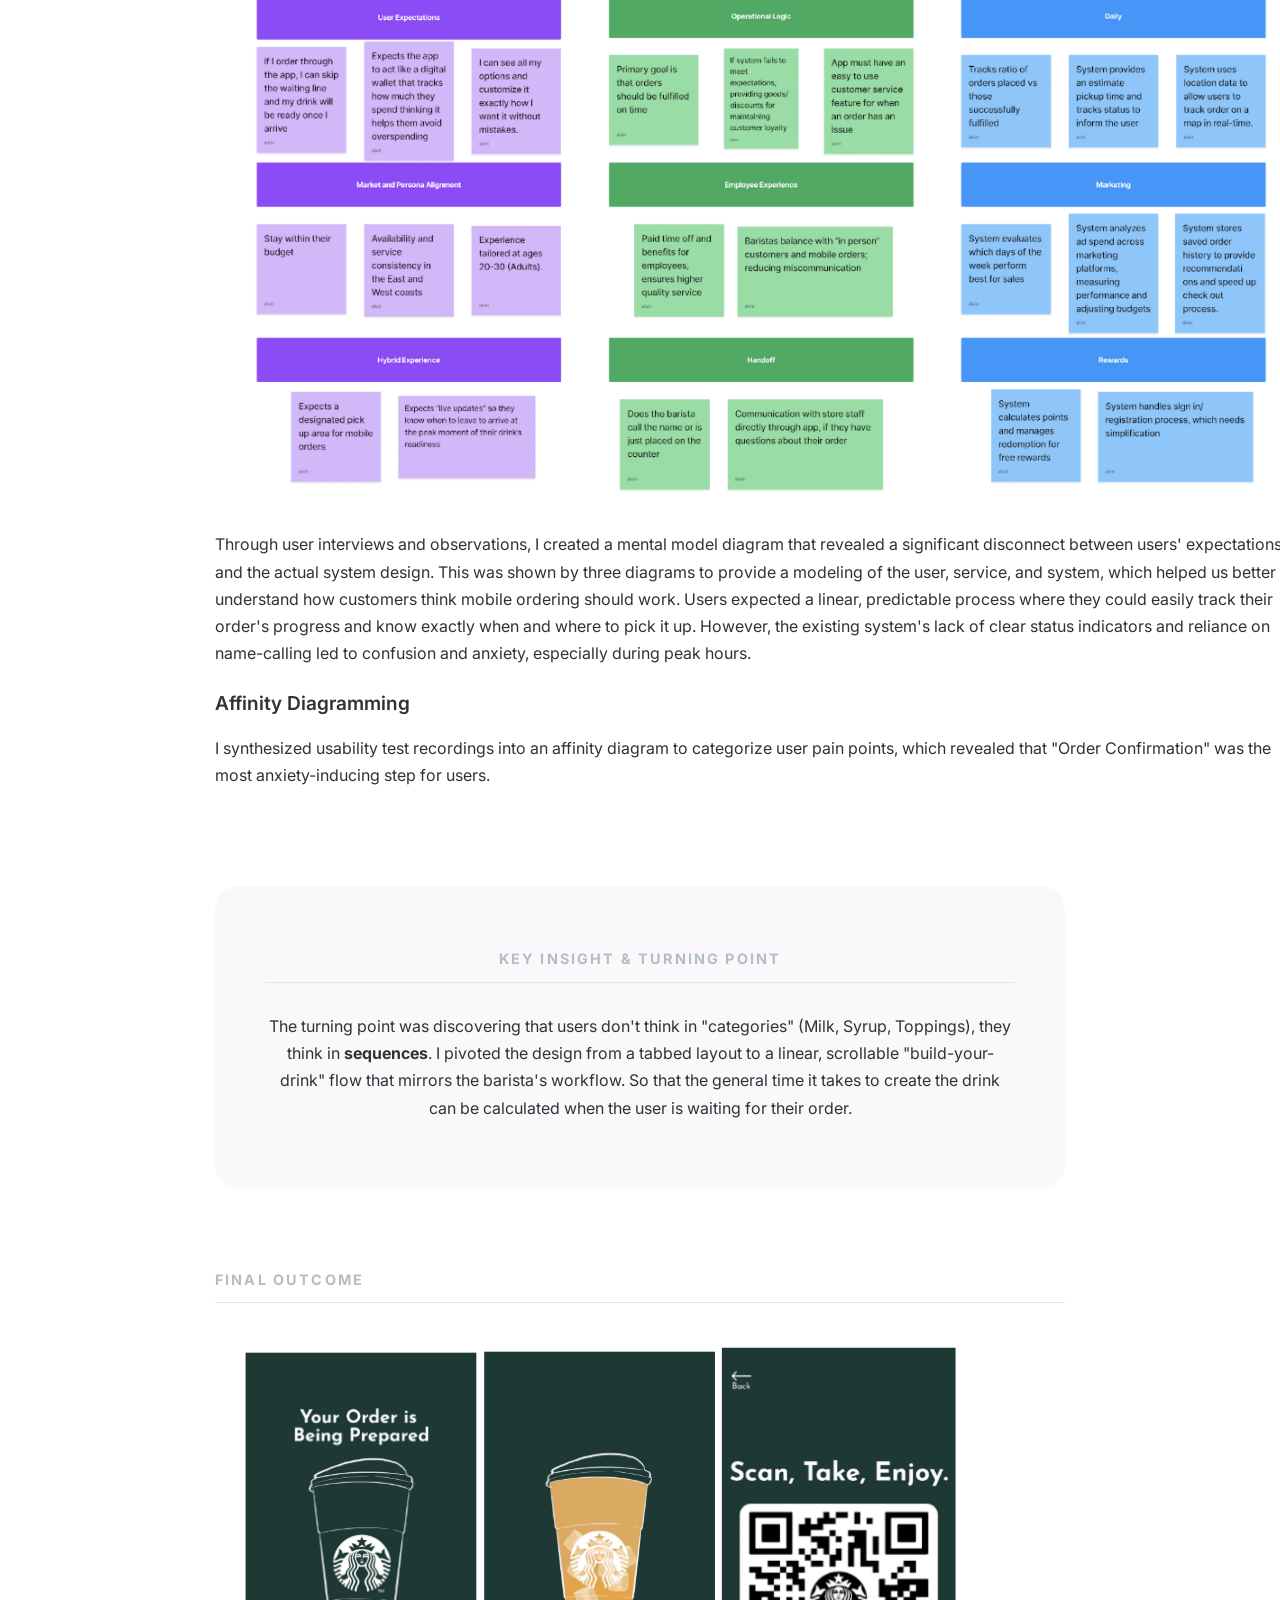
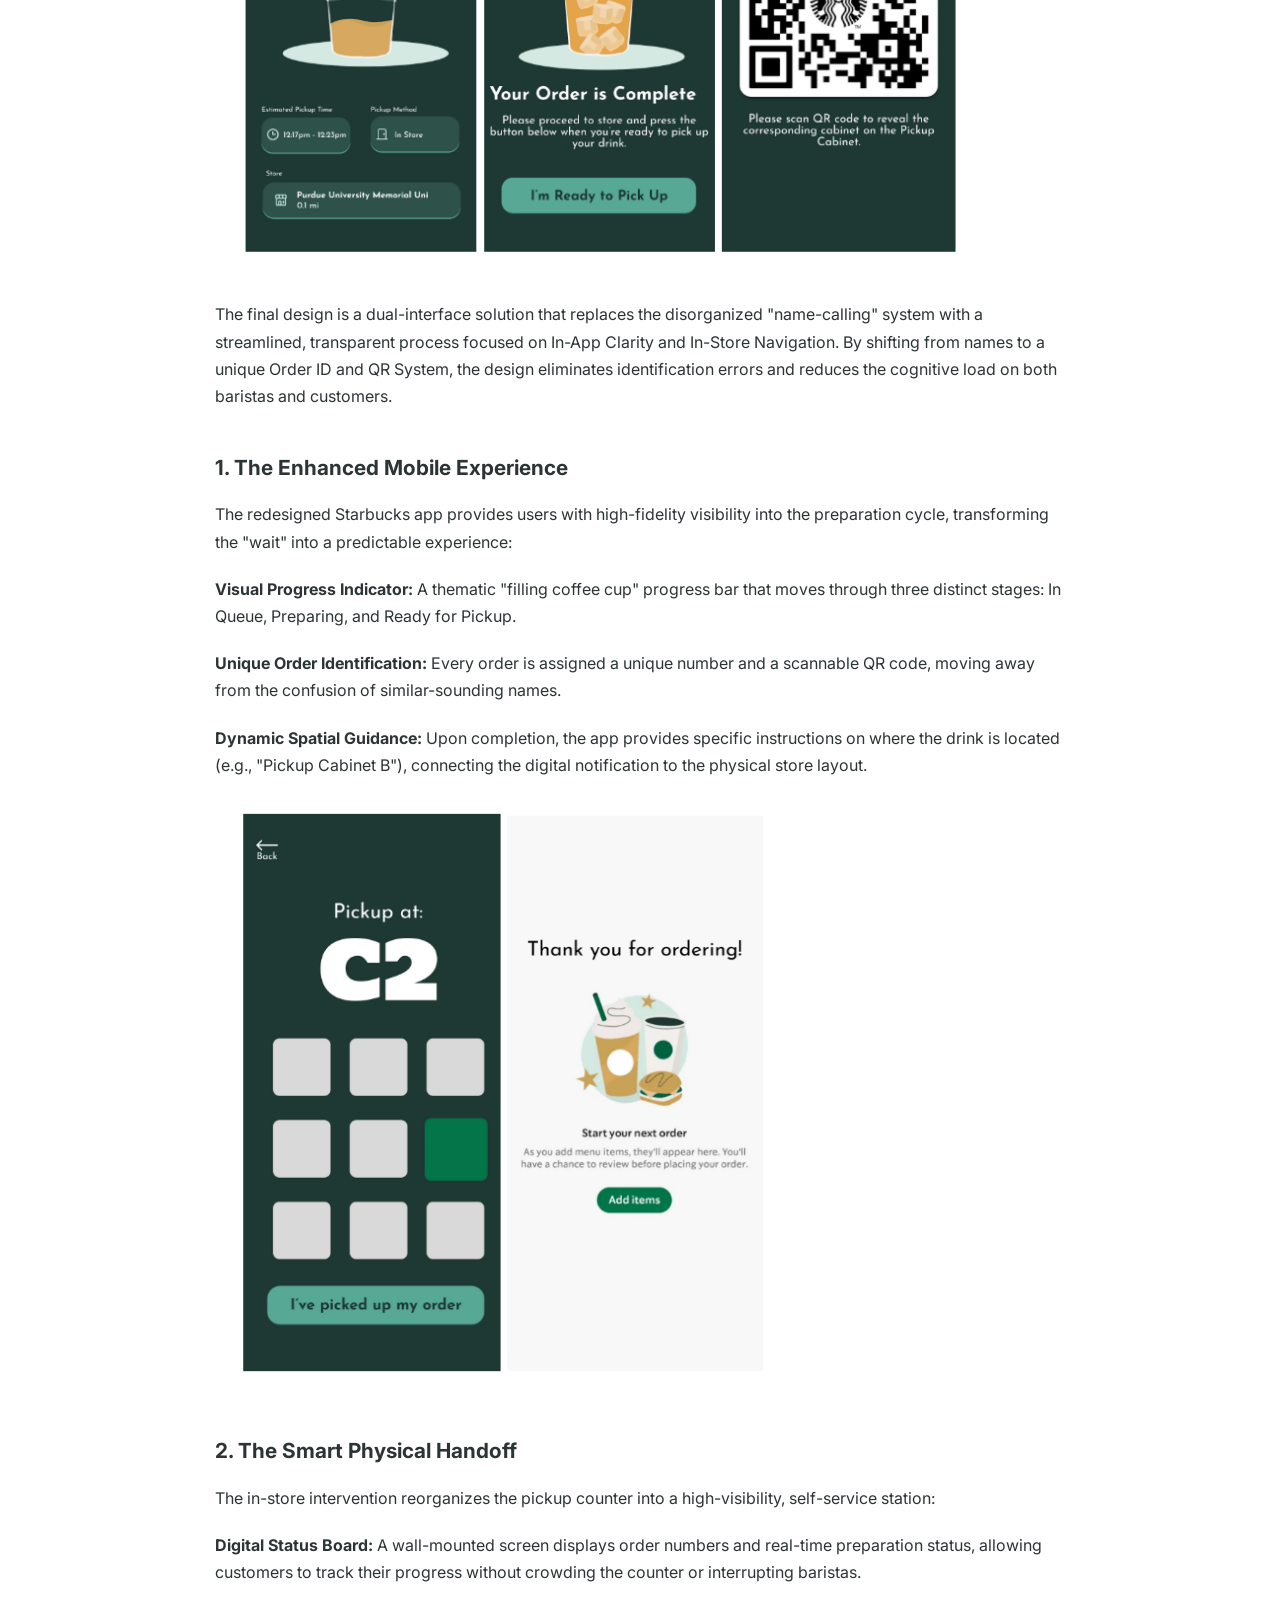
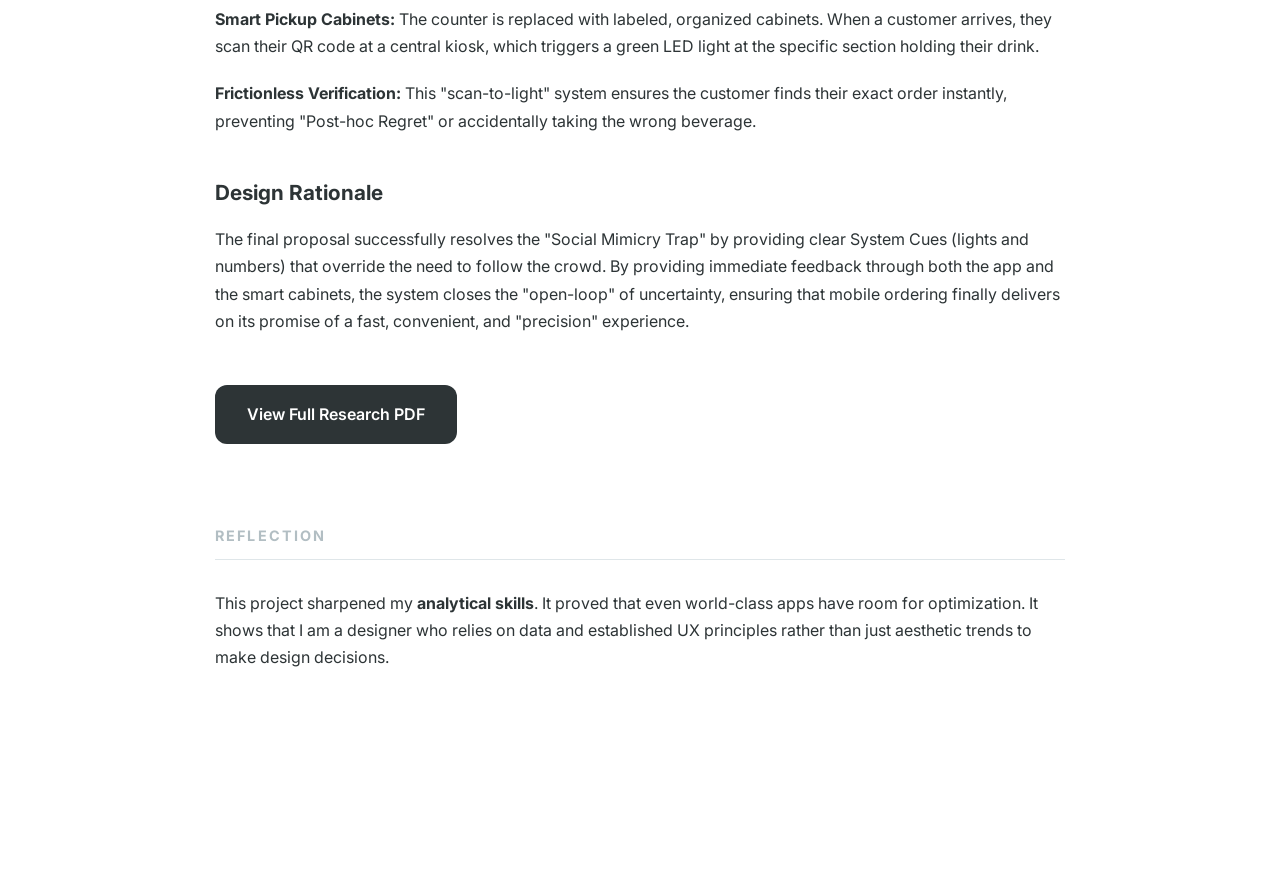
<file: starbucks-case.html>
<!DOCTYPE html>
<html lang="en">
<head>
    <meta charset="UTF-8">
    <meta name="viewport" content="width=device-width, initial-scale=1.0">
    <title>Case Study | Starbucks App Redesign</title>
    <link href="https://fonts.googleapis.com/css2?family=Inter:wght@400;600;800&display=swap" rel="stylesheet">
    <link rel="stylesheet" href="style.css">
    <style>
        /* Consistent Portfolio Layout Styles */
        body {
            line-height: 1.7;
            color: #2d3436;
            background-color: #ffffff;
        }

        .case-study-container {
            max-width: 850px;
            margin: 0 auto;
            padding: 60px 24px;
        }

        .case-header {
            margin-bottom: 80px;
            text-align: left;
        }

        .case-header h1 {
            font-size: 3rem;
            font-weight: 800;
            line-height: 1.1;
            margin-bottom: 20px;
            letter-spacing: -0.02em;
        }

        .project-meta {
            font-size: 1rem;
            color: #636e72;
            font-weight: 400;
        }

        .case-section {
            margin-bottom: 80px;
        }

        .case-section h2 {
            font-size: 0.9rem;
            text-transform: uppercase;
            letter-spacing: 0.15em;
            color: #b2bec3;
            margin-bottom: 30px;
            border-bottom: 1px solid #dfe6e9;
            padding-bottom: 10px;
        }

        .process-grid {
            display: grid;
            grid-template-columns: 1fr 1fr;
            gap: 40px;
            margin-top: 20px;
        }

        .process-item h3 {
            font-size: 1.2rem;
            margin-bottom: 15px;
            font-weight: 600;
        }

        .highlight {
            background-color: #f9f9fb;
            padding: 50px;
            border-radius: 24px;
            text-align: center;
        }

        .highlight .insight-text {
            font-size: 1.8rem;
            font-weight: 600;
            font-style: italic;
            color: #00704a; /* Starbucks Green for subtle branding */
            margin-bottom: 20px;
        }

        /* Outcome Styling to handle long text */
        .outcome-content h3 {
            font-size: 1.3rem;
            margin: 40px 0 15px 0;
            color: #2d3436;
        }

        .outcome-content p {
            margin-bottom: 20px;
        }

        .case-btn {
            display: inline-block;
            background: #2d3436;
            color: #fff;
            padding: 16px 32px;
            border-radius: 12px;
            text-decoration: none;
            font-weight: 600;
            margin-top: 30px;
            transition: transform 0.2s ease;
        }

        .case-btn:hover {
            transform: translateY(-3px);
            background: #000;
        }

        @media (max-width: 768px) {
            .case-header h1 { font-size: 2.2rem; }
            .process-grid { grid-template-columns: 1fr; }
        }
    </style>
</head>
<body>

<nav>
    <div class="logo"><strong>alvinkang</strong></div>
    <div class="nav-links"><a href="projects.html">← Back to Projects</a></div>
</nav>

<main class="case-study-container">
    <header class="case-header">
        <h1>Starbucks Mobile Optimization</h1>
        <p class="project-meta">February 2026 – March 2026 | UX Research Study</p>
    </header>

    <section class="case-section">
        <h2>Project Overview</h2>
        <p>The Campus Food Pickup project focuses on analyzing and redesigning the hybrid experience of ordering and retrieving food at a specific campus location. This study investigates the intersection of physical spaces, service interactions, and digital touchpoints—such as menus, ordering apps, and status instructions—to identify and reduce friction during critical "handoff" moments. The objective is to transform raw field evidence into a structured, defensible design that aligns user mental models with the system's operational logic, ultimately creating a more intuitive and less confusing experience.
        The project follows a comprehensive UX design cycle, starting with primary field research that includes time-stamped observations and user interviews to uncover specific pain points and behavioral themes. These findings are synthesized through affinity diagramming, journey mapping, and mental model representations to frame the problem and explore various concept directions. The process concludes with the development of an information architecture and a mid-fidelity clickable prototype, which is iteratively refined based on usability testing results and broader evaluations of feasibility and potential failure points.</p>
    </section>

    <section class="case-section">
        <h2>Problem / Design Challenge</h2>
        <p>During busy periods the pickup process can become confusing. Many drinks are placed on the counter at the same time, and customers almost always have to search through several cups to find their order. Some people wait near the pickup area without knowing if their drink is ready, while others stand in the wrong place or ask employees for help. And when the counter becomes crowded, it becomes even harder for customers to locate their drinks and for employees to manage the handoff process.
        This project examines the Starbucks mobile pickup experience. Our team conducted observations and initial research to see how customers use the app and pick up their orders in the store. The goal is to identify where the process slows down or creates confusion, then use those findings to guide design changes that improve clarity in the app and at the pickup counter. </p>
    </section>

    <section class="case-section">
        <h2>Your Role & Contribution</h2>
        <p>I took on the role of <strong>UX Researcher and Designer/Prototyper</strong> for this study. I conducted the heuristic evaluations, secondary research, and designed the optimized user flow and high-fidelity screens in Figma.</p>
    </section>

    <section class="case-section">
        <h2>Process & Supporting Evidence</h2>
        <div class="process-grid">
            <div class="process-item">
                <h3>User Mental Model</h3>
                <img src="assets/user_mental_model.jpg" alt="User Mental Model Diagram" class="case-image">
                <p>Through user interviews and observations, I created a mental model diagram that revealed a significant disconnect between users' expectations and the actual system design. This was shown by three diagrams to provide a modeling of the user, service, and system, which helped us better understand how customers think mobile ordering should work. Users expected a linear, predictable process where they could easily track their order's progress and know exactly when and where to pick it up. However, the existing system's lack of clear status indicators and reliance on name-calling led to confusion and anxiety, especially during peak hours.</p>
                <h3>Affinity Diagramming</h3>
                <p>I synthesized usability test recordings into an affinity diagram to categorize user pain points, which revealed that "Order Confirmation" was the most anxiety-inducing step for users.</p>
            </div>
            <div class="process-item">
                <img src="assets/user_mental_model.jpg" alt="User Mental Model Diagram" class="case-image">
            </div>
        </div>
    </section>

    <section class="case-section highlight">
        <h2>Key Insight & Turning Point</h2>
        <p>The turning point was discovering that users don't think in "categories" (Milk, Syrup, Toppings), they think in <strong>sequences</strong>. I pivoted the design from a tabbed layout to a linear, scrollable "build-your-drink" flow that mirrors the barista's workflow. So that the general time it takes to create the drink can be calculated when the user is waiting for their order.</p>
    </section>

    <section class="case-section">
        <h2>Final Outcome</h2>
        <div class="outcome-content">
            <img src="assets/sbuck_pt1.jpg" alt="Starbucks App Redesign Prototype" class="case-image">
            <p>The final design is a dual-interface solution that replaces the disorganized "name-calling" system with a streamlined, transparent process focused on In-App Clarity and In-Store Navigation. By shifting from names to a unique Order ID and QR System, the design eliminates identification errors and reduces the cognitive load on both baristas and customers.</p>
            
            <h3>1. The Enhanced Mobile Experience</h3>
            <p>The redesigned Starbucks app provides users with high-fidelity visibility into the preparation cycle, transforming the "wait" into a predictable experience:</p>
            <p><strong>Visual Progress Indicator:</strong> A thematic "filling coffee cup" progress bar that moves through three distinct stages: In Queue, Preparing, and Ready for Pickup.</p>
            <p><strong>Unique Order Identification:</strong> Every order is assigned a unique number and a scannable QR code, moving away from the confusion of similar-sounding names.</p>
            <p><strong>Dynamic Spatial Guidance:</strong> Upon completion, the app provides specific instructions on where the drink is located (e.g., "Pickup Cabinet B"), connecting the digital notification to the physical store layout.</p>

            <img src="assets/sbuck_pt2.jpg" alt="Starbucks App Redesign Prototype" class="case-image">
            <h3>2. The Smart Physical Handoff</h3>
            <p>The in-store intervention reorganizes the pickup counter into a high-visibility, self-service station:</p>
            <p><strong>Digital Status Board:</strong> A wall-mounted screen displays order numbers and real-time preparation status, allowing customers to track their progress without crowding the counter or interrupting baristas.</p>
            <p><strong>Smart Pickup Cabinets:</strong> The counter is replaced with labeled, organized cabinets. When a customer arrives, they scan their QR code at a central kiosk, which triggers a green LED light at the specific section holding their drink.</p>
            <p><strong>Frictionless Verification:</strong> This "scan-to-light" system ensures the customer finds their exact order instantly, preventing "Post-hoc Regret" or accidentally taking the wrong beverage.</p>

            <h3>Design Rationale</h3>
            <p>The final proposal successfully resolves the "Social Mimicry Trap" by providing clear System Cues (lights and numbers) that override the need to follow the crowd. By providing immediate feedback through both the app and the smart cabinets, the system closes the "open-loop" of uncertainty, ensuring that mobile ordering finally delivers on its promise of a fast, convenient, and "precision" experience.</p>
        </div>
        
        <a href="assets/Project 2 Learning Studio.pdf" target="_blank" class="case-btn">View Full Research PDF</a>
    </section>

    <section class="case-section reflection">
        <h2>Reflection</h2>
        <p>This project sharpened my <strong>analytical skills</strong>. It proved that even world-class apps have room for optimization. It shows that I am a designer who relies on data and established UX principles rather than just aesthetic trends to make design decisions.</p>
    </section>
</main>

<div style="padding-bottom: 80px;"></div>

</body>
</html>
</file>
<file: style.css>
/* --- GLOBAL ICON SIZE FIX --- */
/* This stops the "huge icon" problem on both pages */
.hero-icon,
.action-icons svg {
    width: 18px !important;
    height: 18px !important;
    flex-shrink: 0;
    display: inline-block;
}

/* --- ABOUT PAGE: PILL LINKS STYLE --- */
.hero-links-bar {
    display: inline-flex;
    align-items: center;
    background: #fff;
    padding: 12px 24px;
    border-radius: 50px;
    box-shadow: 0 4px 15px rgba(0,0,0,0.05);
    gap: 20px;
    margin-top: 25px;
    border: 1px solid #f0f0f0;
}

.hero-link-item {
    display: flex;
    align-items: center;
    gap: 8px;
    text-decoration: none;
    color: #333;
    font-size: 0.9rem;
    font-weight: 500;
    transition: opacity 0.2s;
}

.hero-link-item:hover {
    opacity: 0.7;
}

/* --- PROJECTS PAGE: CARD & ICON STYLE --- */
.action-icons a {
    display: inline-flex;
    align-items: center;
    justify-content: center;
    color: #666;
    transition: color 0.2s;
}

.action-icons a:hover {
    color: #000;
}

/* --- SHARED LAYOUT & CARDS --- */
body {
    font-family: 'Inter', sans-serif;
    background-color: #fafafa;
    margin: 0;
    color: #333;
}

nav {
    display: flex;
    justify-content: space-between;
    padding: 30px 10%;
    align-items: center;
}

.nav-links a {
    margin-left: 20px;
    text-decoration: none;
    color: #666;
    font-weight: 600;
}

.about-hero {
    display: flex;
    justify-content: space-between;
    align-items: center;
    padding: 60px 10%;
}

.profile-pic {
    width: 250px;
    height: 250px;
    border-radius: 50%;
    object-fit: cover;
}

.work-showcase, .details-row {
    padding: 0 10%;
}

.section-title {
    font-size: 0.75rem;
    text-transform: uppercase;
    letter-spacing: 2px;
    color: #aaa;
    margin: 40px 0 20px 0;
    border-bottom: 1px solid #eee;
    padding-bottom: 10px;
}

.project-grid {
    display: grid;
    grid-template-columns: repeat(auto-fit, minmax(320px, 1fr));
    gap: 30px;
}

/* Vertical Project Card Architecture */
.card {
    background: #fff;
    border: 1px solid #f0f0f0;
    border-radius: 20px;
    overflow: hidden;
    display: flex;
    flex-direction: column;
    transition: transform 0.2s ease;
}

/* Standard padding for text-only cards (About page) */
.edu-card, .research-card {
    padding: 24px;
}

.project-viz {
    width: 100%;
    height: 220px;
    object-fit: cover;
}

.card-body {
    padding: 24px;
}

.title-row {
    display: flex;
    justify-content: space-between;
    align-items: center;
}

.title-row h3 {
    margin: 0;
    font-size: 1.2rem;
    font-weight: 800;
}

.project-date, .edu-date {
    font-size: 0.85rem;
    color: #999;
    margin: 5px 0 15px 0;
}

.project-description {
    font-size: 0.95rem;
    line-height: 1.6;
    color: #555;
}

.tech-stack {
    display: flex;
    flex-wrap: wrap;
    gap: 8px;
    margin-top: 15px;
}

.tech-stack span, .tag {
    background: #f4f4f4;
    padding: 4px 12px;
    border-radius: 50px;
    font-size: 0.7rem;
    font-weight: 600;
    color: #777;
}

.edu-divider {
    border: 0;
    border-top: 1px solid #eee;
    margin: 15px 0;
}

/* --- Keep Lite / Vertical Card Enhancements --- */

.vertical-styled .card-body {
    display: flex;
    flex-direction: column;
    flex-grow: 1;
}

.vertical-styled .project-date {
    font-style: italic; /* Matches the Engineering section screenshot */
    margin-bottom: 12px;
}

.vertical-styled .project-description {
    margin-bottom: 20px;
    flex-grow: 1; /* Pushes footer to the bottom */
}

/* Footer layout: Tech tags left, GitHub icon right */
.card-footer {
    display: flex;
    justify-content: space-between;
    align-items: center;
    margin-top: auto;
}

.vertical-styled .project-viz {
    height: 180px; /* Specific height for visual banners */
    background-color: #f9f9f9;
}

/* Ensure icons remain small and consistent */
.action-icons svg {
    width: 18px !important;
    height: 18px !important;
    stroke-width: 2;
}
</file>
